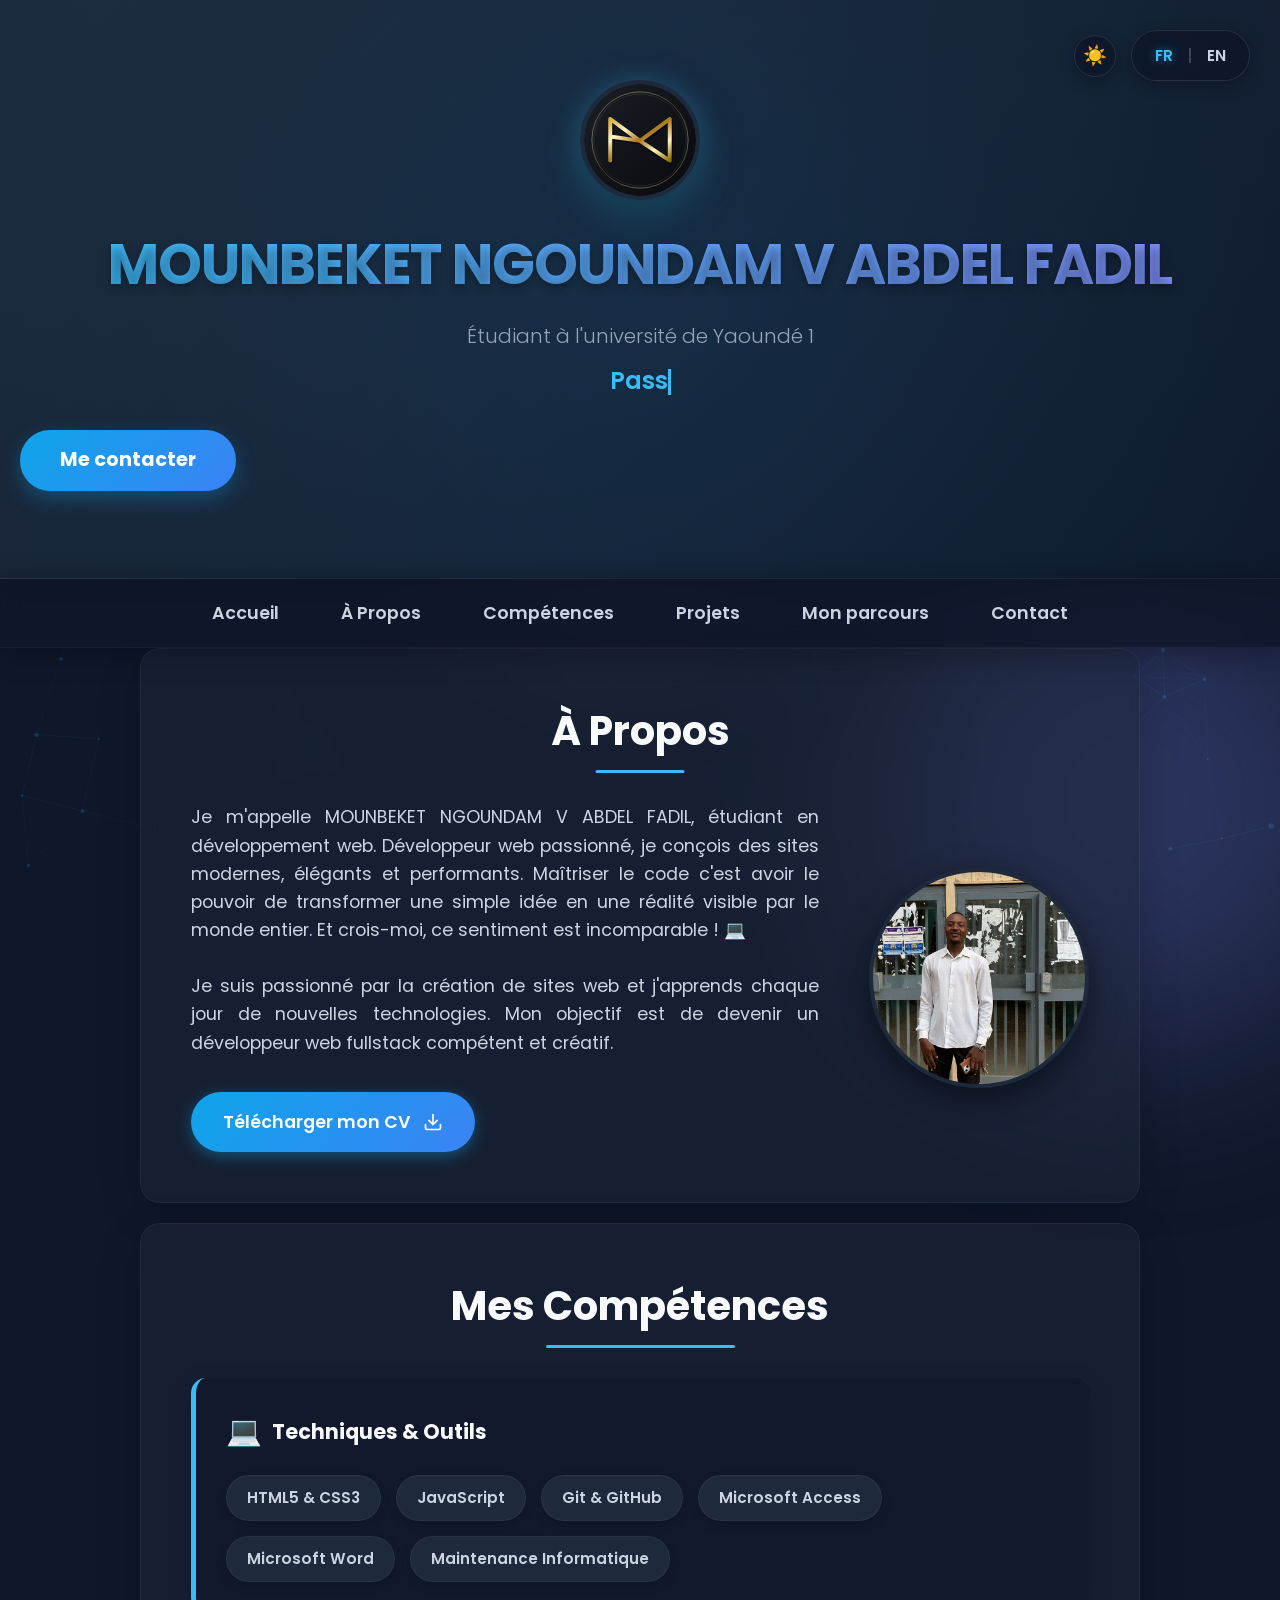
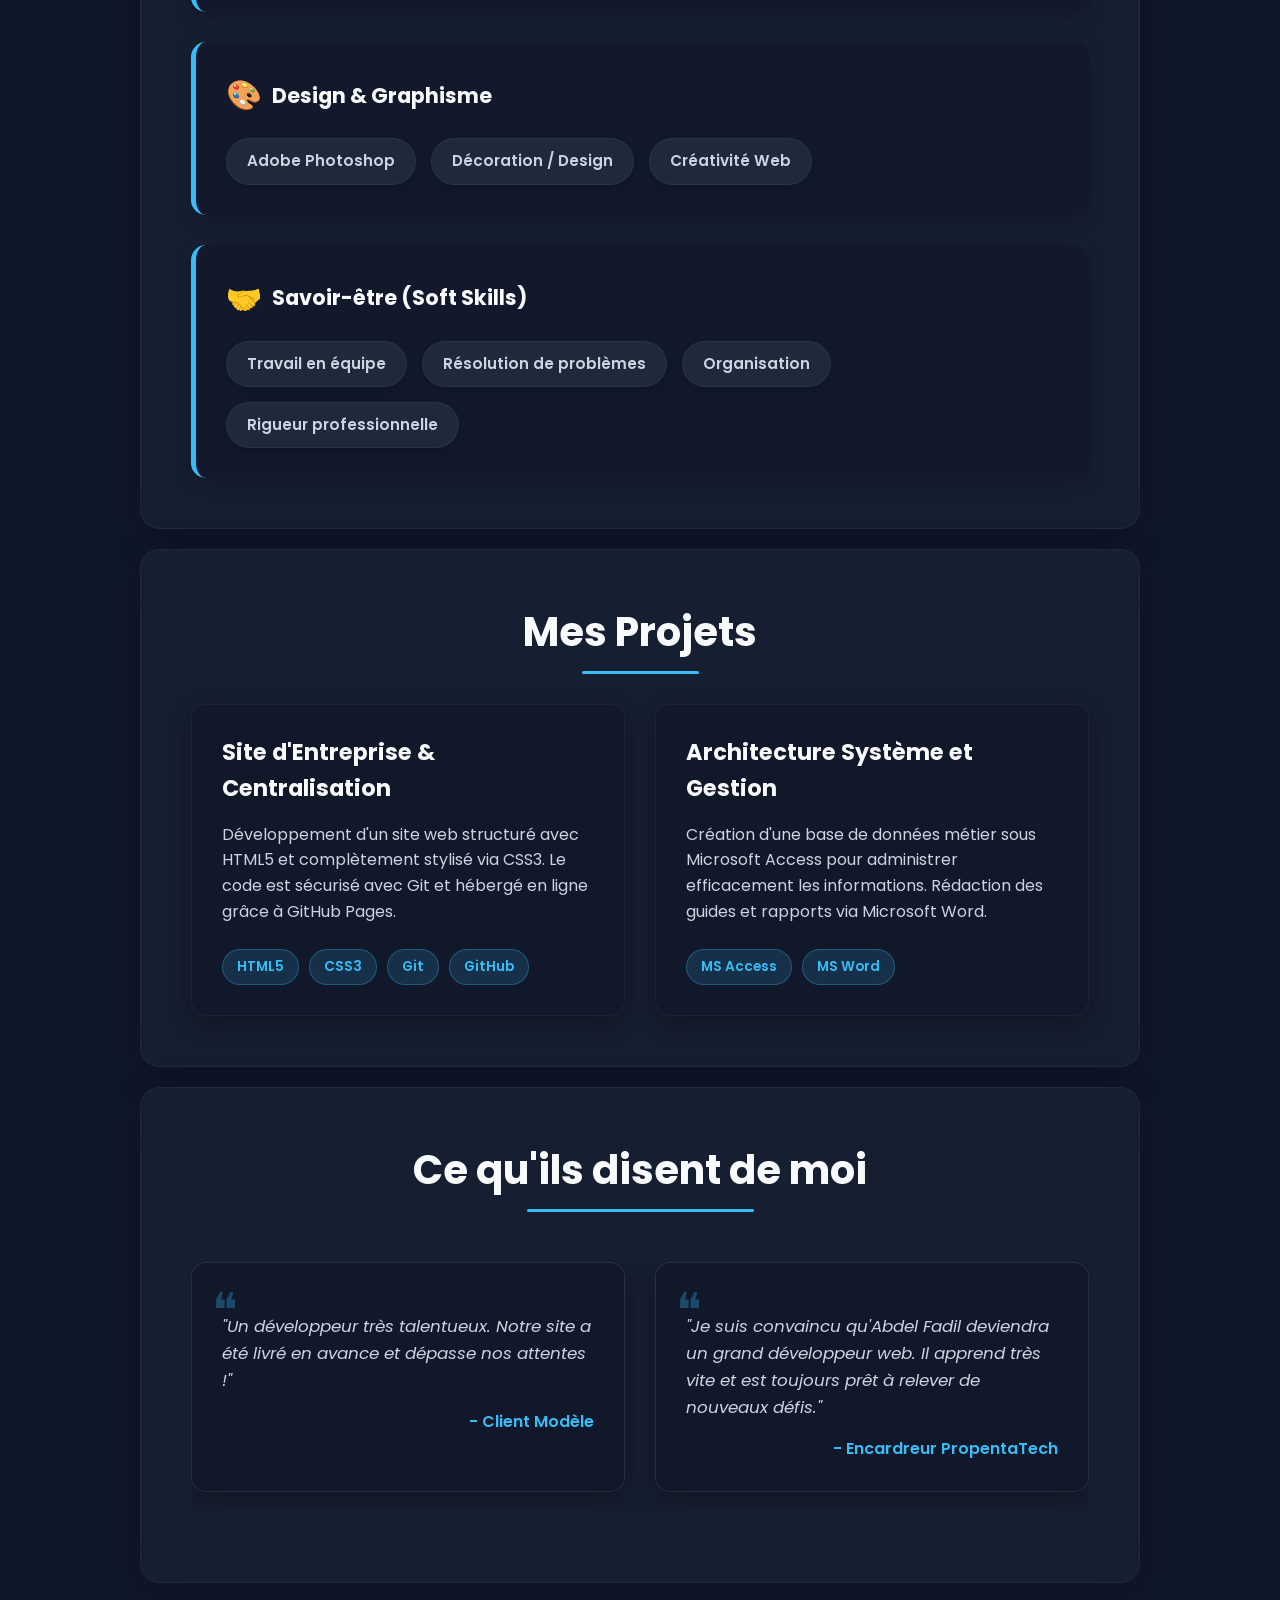
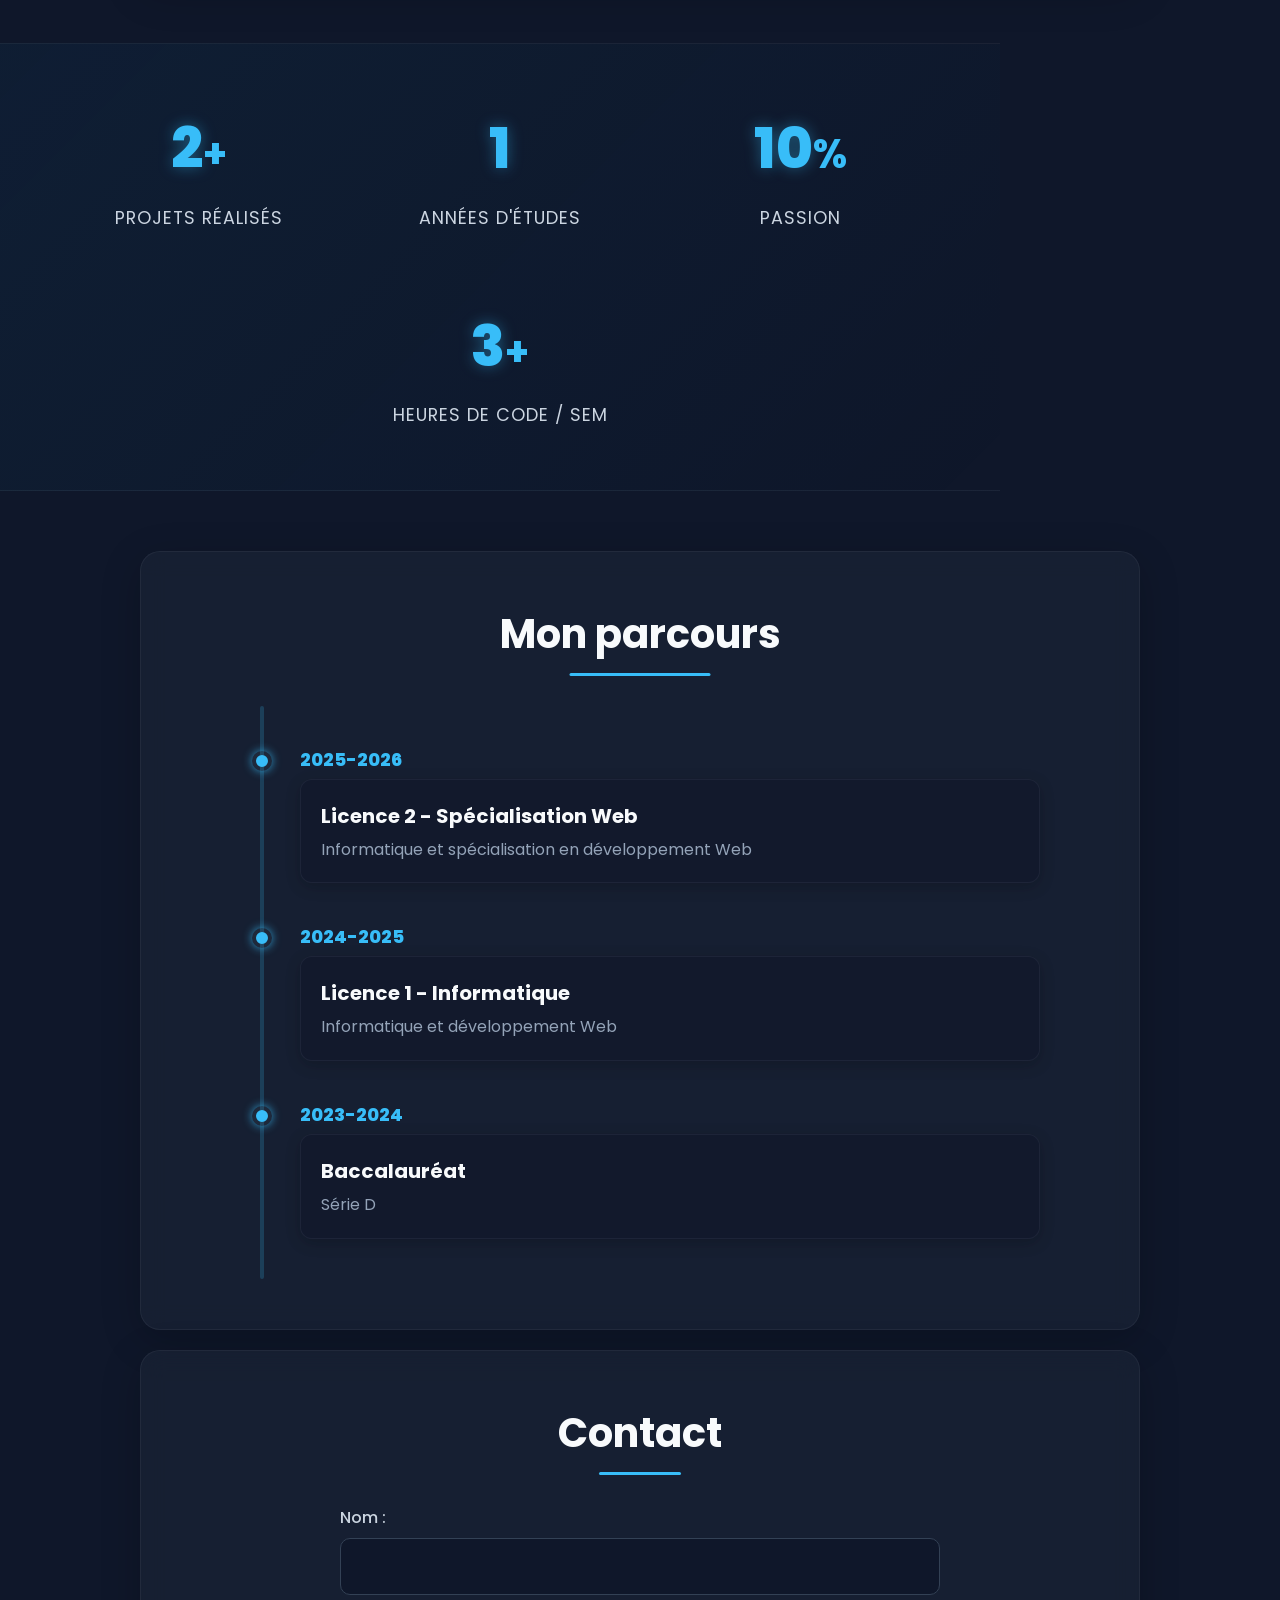
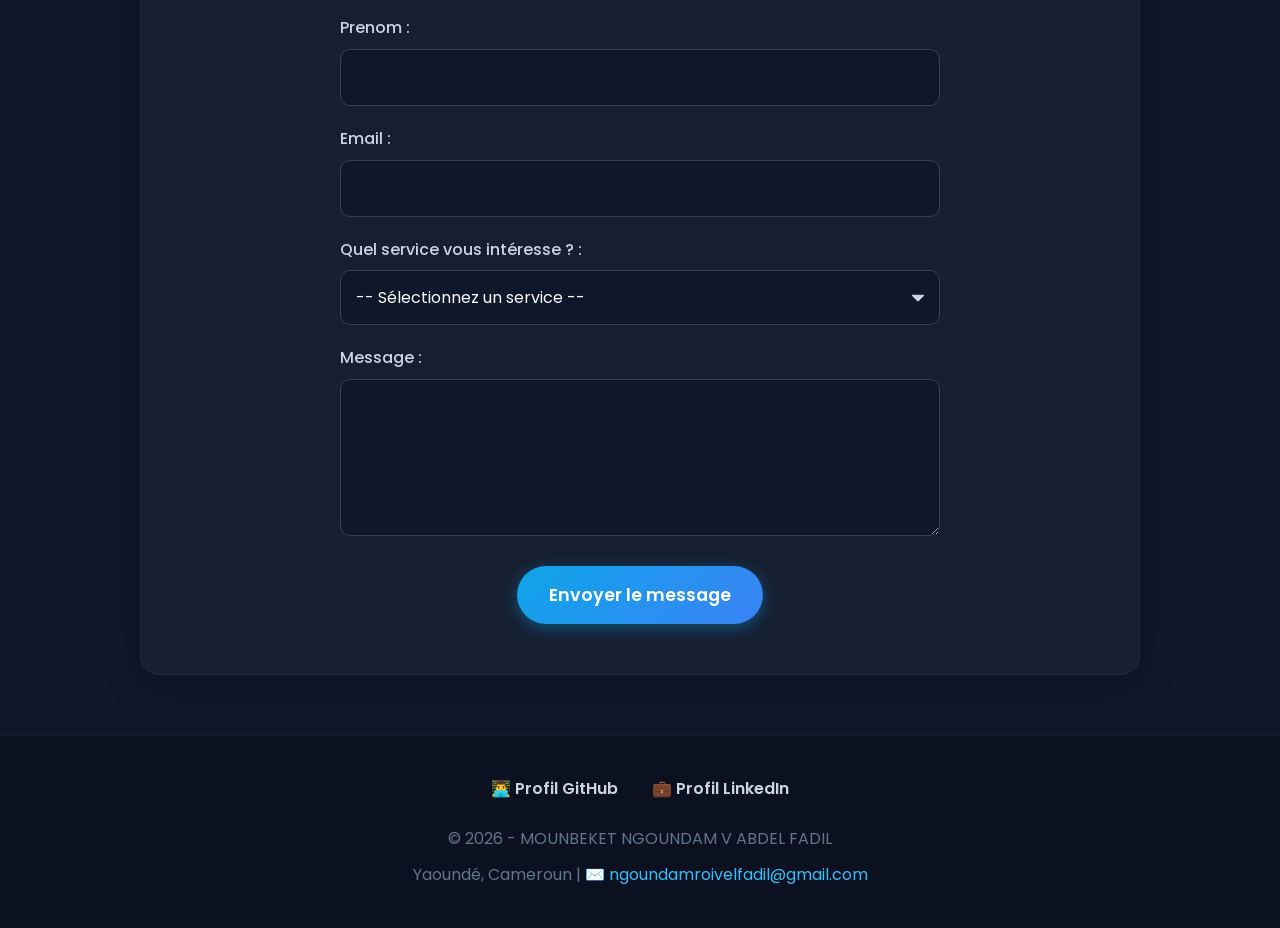
<file: index.html>
<!DOCTYPE html>
<html lang="fr">
    <head>
        <meta charset="UTF-8">
        <meta name="viewport" content="width=device-width, initial-scale=1.0">
        <title>Portfolio</title>
        <!-- Importation d'une police moderne (ajout) -->
        <link rel="preconnect" href="https://fonts.googleapis.com">
        <link rel="preconnect" href="https://fonts.gstatic.com" crossorigin>
        <link href="https://fonts.googleapis.com/css2?family=Poppins:wght@300;400;600;800&display=swap" rel="stylesheet">
        <link rel="icon" type="image/svg+xml" href="logo.svg">
        
        <link rel="stylesheet" href="./css/style.css">
    </head>
    <body>
        <!-- Préchargeur de site (Preloader) -->
        <div id="preloader">
            <div class="loader-content">
                <span class="bracket">{</span>
                <span class="loader-text">MOUNBEKET</span>
                <span class="bracket">}</span>
            </div>
            <div class="loader-progress">
                <div class="loader-bar" id="loader-bar"></div>
            </div>
            <div class="loader-count" id="loader-count">0%</div>
        </div>

        <!-- Effets d'arrière-plan ambiants -->
        <div class="ambient-circle ambient-circle-1"></div>
        <div class="ambient-circle ambient-circle-2"></div>
        <div class="ambient-circle ambient-circle-3"></div>

        <!-- Scroll Progress Bar -->
        <div id="scroll-progress"></div>

        <!-- Interactive Canvas Background -->
        <canvas id="particles-canvas"></canvas>

       

        <!-- Entete de la page -->
        <header id="header-main">
            <!-- Top Actions (Thème + Langue) -->
            <div class="top-actions">
                <button id="theme-toggle" class="theme-btn" title="Activer le mode clair">☀️</button>
                <div class="lang-switcher">
                    <button id="lang-fr" class="active">FR</button>
                    <div class="divider"></div>
                    <button id="lang-en">EN</button>
                </div>
            </div>

            <img src="logo.svg" alt="Logo MOUNBEKET NGOUNDAM V ABDEL FADIL" class="main-logo fade-in">
            <h1>MOUNBEKET NGOUNDAM V ABDEL FADIL</h1>
            <p data-i18n="header-subtitle">Étudiant à l'université de Yaoundé 1</p>
            <p class="typewriter"><span id="typed-text"></span><span class="cursor"></span></p>
            <a href="#contact" class="btn-hero fade-in btn-hero-contact" style="animation-delay: 0.3s;" data-i18n="btn-contact">Me contacter</a>
        </header>

        <!--Menu de navigation-->
        <nav id="navbar">
            <ul class="navigation">
                <li><a href="#accueil" data-i18n="nav-home">Accueil</a></li> 
                <li><a href="#apropos" data-i18n="nav-about">À Propos</a></li>
                <li><a href="#competences" data-i18n="nav-skills">Compétences</a></li>
                <li><a href="#projets" data-i18n="nav-projects">Projets</a></li>
                <li><a href="#parcours" data-i18n="nav-journey">Mon parcours</a></li>
                <li><a href="#contact" data-i18n="nav-contact">Contact</a></li>
            </ul>   
        </nav>

        <main>
            <!--Section À Propos-->
            <section id="apropos" class="card-section fade-in">
                <h2 id="apropos-titre" data-i18n="about-title">À Propos</h2>
                <div class="content-wrapper">
                    <div class="text-content">
                        <p data-i18n="about-text"> Je m'appelle MOUNBEKET NGOUNDAM V ABDEL FADIL, étudiant en développement web. 
                             Développeur web passionné, je conçois des sites modernes, 
                            élégants et performants. Maîtriser le code c'est avoir le 
                            pouvoir de transformer une simple idée en une réalité visible 
                            par le monde entier. Et crois-moi, ce sentiment est 
                            incomparable ! 💻  <br><br>
                            Je suis passionné par la création de sites web et j'apprends chaque jour 
                            de nouvelles technologies. Mon objectif est de devenir un développeur 
                            web fullstack compétent et créatif.
                        </p>
                        <br>
                        <a href="cv_printable.html" class="btn-primary btn-download" id="cv-download-link" title="Ouvrir la version Haute Définition prête à imprimer">
                            <span data-i18n="btn-cv">Télécharger mon CV</span>
                            <svg class="download-icon" xmlns="http://www.w3.org/2000/vgg" width="20" height="20" viewBox="0 0 24 24" fill="none" stroke="currentColor" stroke-width="2" stroke-linecap="round" stroke-linejoin="round">
                                <path d="M21 15v4a2 2 0 0 1-2 2H5a2 2 0 0 1-2-2v-4"></path>
                                <polyline points="7 10 12 15 17 10"></polyline>
                                <line x1="12" y1="15" x2="12" y2="3"></line>
                            </svg>
                        </a>
                        
                    </div>
                    <img src="Screenshot_20260329-002633.png" alt="MOUNBEKET NGOUNDAM V ABDEL FADIL" class="profile-img">
                </div>
            </section>

            <!--Section Compétences-->
            <section id="competences" class="card-section fade-in">
                <h2 data-i18n="skills-title">Mes Compétences</h2>
                <div class="skills-wrapper">
                    <!-- Hard Skills -->
                    <div class="skill-category fade-in">
                        <h3 data-i18n="skills-tech"><span class="emoji">💻</span> Techniques & Outils</h3>
                        <div class="skills-list">
                            <span class="skill-chip">HTML5 & CSS3</span>
                            <span class="skill-chip">JavaScript</span>
                            <span class="skill-chip">Git & GitHub</span>
                            <span class="skill-chip">Microsoft Access</span>
                            <span class="skill-chip">Microsoft Word</span>
                            <span class="skill-chip" data-i18n="skill-maintenance">Maintenance Informatique</span>
                        </div>
                    </div>
                    
                    <!-- Design & Creation -->
                    <div class="skill-category fade-in">
                        <h3 data-i18n="skills-design"><span class="emoji"></span> Design & Graphisme</h3>
                        <div class="skills-list">
                            <span class="skill-chip">Adobe Photoshop</span>
                            <span class="skill-chip" data-i18n="skill-deco">Décoration / Design</span>
                            <span class="skill-chip" data-i18n="skill-crea">Créativité Web</span>
                        </div>
                    </div>

                    <!-- Soft Skills -->
                    <div class="skill-category fade-in">
                        <h3 data-i18n="skills-soft"><span class="emoji"></span> Savoir-être (Soft Skills)</h3>
                        <div class="skills-list">
                            <span class="skill-chip" data-i18n="skill-team">Travail en équipe</span>
                            <span class="skill-chip" data-i18n="skill-problem">Résolution de problèmes</span>
                            <span class="skill-chip" data-i18n="skill-org">Organisation</span>
                            <span class="skill-chip" data-i18n="skill-rigor">Rigueur professionnelle</span>
                        </div>
                    </div>
                </div>
            </section>

            <!--Section Projets-->
            <section id="projets" class="card-section fade-in">
                <h2 data-i18n="projects-title">Mes Projets</h2>
                <div class="projects-grid">
                    <!-- Projet 1 -->
                    <div class="project-card fade-in">
                        <div class="project-content">
                            <h3 data-i18n="proj1-title">Site Vitrine & Git</h3>
                            <p data-i18n="proj1-desc">Développement d'un site web structuré avec HTML5 et stylisé via CSS3. Utilisation de Git pour la gestion des versions du code et de GitHub pour l'hébergement sécurisé.</p>
                            <div class="project-tags">
                                <span>HTML5</span>
                                <span>CSS3</span>
                                <span>Git</span>
                                <span>GitHub</span>
                            </div>
                        </div>
                    </div>
                    <!-- Projet 2 -->
                    <div class="project-card fade-in">
                        <div class="project-content">
                            <h3 data-i18n="proj2-title">Système de Gestion Access</h3>
                            <p data-i18n="proj2-desc">Création d'une base de données relationnelle sous Microsoft Access pour analyser des données, accompagnée d'une documentation technique rédigée sous Microsoft Word.</p>
                            <div class="project-tags">
                                <span>MS Access</span>
                                <span>MS Word</span>
                            </div>
                        </div>
                    </div>
                </div>
            </section>

            <!--Section Avis Clients-->
            <section id="avis" class="card-section fade-in">
                <h2 data-i18n="testimonials-title">Ce qu'ils disent de moi</h2>
                <div class="carousel-container">
                    <div class="carousel-track">
                        <div class="testimonial-card">
                            <span class="quote-icon">❝</span>
                            <p data-i18n="test-1-text">"Un développeur très talentueux. Notre site a été livré en avance et dépasse nos attentes !"</p>
                            <h4 data-i18n="test-1-author">- Camarade</h4>
                        </div>
                        <div class="testimonial-card">
                            <span class="quote-icon">❝</span>
                            <p data-i18n="test-2-text">"Je suis convaincu qu'Abdel Fadil deviendra un grand développeur web.
                       Il apprend très vite et est toujours prêt à relever de nouveaux défis."</p>
                            <h4 data-i18n="test-2-author">- Encardreur PropentaTech</h4>
                        </div>
                        <div class="testimonial-card">
                            <span class="quote-icon">❝</span>
                            <p data-i18n="test-3-text">"Excellent sens du design et une maîtrise technique impeccable. Je recommande fortement !"</p>
                            <h4 data-i18n="test-3-author">- Designer UI/UX</h4>
                        </div>
                    </div>
                </div>
            </section>

            <!-- Section Statistiques -->
            <section class="stats-section fade-in">
                <div class="stat-container">
                    <div class="stat-box">
                        <span class="stat-number" data-target="15">0</span><span class="stat-plus">+</span>
                        <p data-i18n="stat-projects">Projets Réalisés</p>
                    </div>
                    <div class="stat-box">
                        <span class="stat-number" data-target="2">0</span>
                        <p data-i18n="stat-years">Années d'Études</p>
                    </div>
                    <div class="stat-box">
                        <span class="stat-number" data-target="100">0</span><span class="stat-plus">%</span>
                        <p data-i18n="stat-passion">Passion</p>
                    </div>
                    <div class="stat-box">
                        <span class="stat-number" data-target="30">0</span><span class="stat-plus">+</span>
                        <p data-i18n="stat-hours">Heures de code / sem</p>
                    </div>
                </div>
            </section>

            <!--Section Parcours-->
            <section id="parcours" class="card-section fade-in">
                <h2 data-i18n="journey-title">Mon parcours</h2>
                <div class="timeline">
                    <div class="timeline-item fade-in">
                        <div class="timeline-dot"></div>
                        <div class="timeline-date">2025-2026</div>
                        <div class="timeline-content">
                            <h3 data-i18n="journey-l2">Licence 2 - Spécialisation Web</h3>
                            <p data-i18n="journey-l2-desc">Informatique et spécialisation en développement Web</p>
                        </div>
                    </div>
                    <div class="timeline-item fade-in">
                        <div class="timeline-dot"></div>
                        <div class="timeline-date">2024-2025</div>
                        <div class="timeline-content">
                            <h3 data-i18n="journey-l1">Licence 1 - Informatique</h3>
                            <p data-i18n="journey-l1-desc">Informatique et développement Web</p>
                        </div>
                    </div>
                    <div class="timeline-item fade-in">
                        <div class="timeline-dot"></div>
                        <div class="timeline-date">2023-2024</div>
                        <div class="timeline-content">
                            <h3 data-i18n="journey-bac">Baccalauréat</h3>
                            <p data-i18n="journey-bac-desc">scientifique</p>
                        </div>
                    </div>
                    
                </div>
            </section>

            <!--Section Contact-->
            <section id="contact" class="card-section fade-in">
                <h2 data-i18n="contact-title">Contact</h2>
                <form action="https://api.web3forms.com/submit" method="POST" id="contact-form" class="styled-form">
                    <!-- Clé d'accès Web3Forms -->
                    <input type="hidden" name="access_key" value="fbe6c4e7-ebdf-49c6-a501-6a2aa13b1e60">
                    <!-- Sujet de l'email -->
                    <input type="hidden" name="_subject" value="Nouveau message de votre Portfolio">
                    <!-- Optionnel : Redirection personnalisée en cas de problème (sinon AJAX gère) -->
                    <input type="hidden" name="from_name" value="Votre Portfolio">
                    <div class="form-group">
                        <label for="nom" data-i18n="lbl-nom">Nom :</label>
                        <input type="text" id="nom" name="nom" required>
                    </div>
                    <div class="form-group">
                        <label for="prenom" data-i18n="lbl-prenom">Prenom :</label>
                        <input type="text" id="prenom" name="prenom" required>
                    </div>
                    <div class="form-group">
                        <label for="email" data-i18n="lbl-email">Email :</label>
                        <input type="email" id="email" name="email" required>
                    </div>
                    <div class="form-group">
                        <label for="service" data-i18n="lbl-service">Quel service vous intéresse ? :</label>
                        <select id="service" name="service" required>
                            <option value="" data-i18n="opt-default">-- Sélectionnez un service --</option>
                            <option value="creation_site" data-i18n="opt-1">Création de site web</option>
                            <option value="refonte" data-i18n="opt-2">Refonte de site web</option>
                            <option value="maintenance" data-i18n="opt-3">Maintenance et hébergement</option>
                            <option value="autre" data-i18n="opt-4">Autre demande</option>
                        </select>
                    </div>
                    <div class="form-group">
                        <label for="message" data-i18n="lbl-msg">Message :</label>
                        <textarea id="message" name="message" rows="5" required></textarea>
                    </div>

                    <button type="submit" id="submit-btn" data-i18n="btn-send">Envoyer le message</button>
                </form>
            </section>
        </main>
    
        <!--Pied de la page ramené dans le body pour corriger le code-->
        <footer>
            <div class="social-links">
                <a href="#github" target="_blank" class="footer-link" data-i18n="ft-github">👨‍💻 Profil GitHub</a>
                <a href="#linkedin" target="_blank" class="footer-link" data-i18n="ft-linkedin">💼 Profil LinkedIn</a>
            </div>
            <p>&copy; 2026 - MOUNBEKET NGOUNDAM V ABDEL FADIL</p>
            <p class="footer-address"> Yaoundé, Cameroun | ✉️ <a href="mailto:ngoundamroivelfadil@gmail.com" class="footer-mail">ngoundamroivelfadil@gmail.com</a></p>
        </footer>

        <!-- Bouton de retour en haut (Circulaire Progressif) -->
        <div id="back-to-top-container" title="Retour en haut">
            <svg class="progress-circle svg-content" width="100%" height="100%" viewBox="-1 -1 102 102">
                <path d="M50,1 a49,49 0 0,1 0,98 a49,49 0 0,1 0,-98" />
            </svg>
            <span class="arrow">&#8679;</span>
        </div>

        <!-- Ajout du script javascript -->
        <script src="js/script.js?v=1.1"></script>
    </body>
</html>
</file>
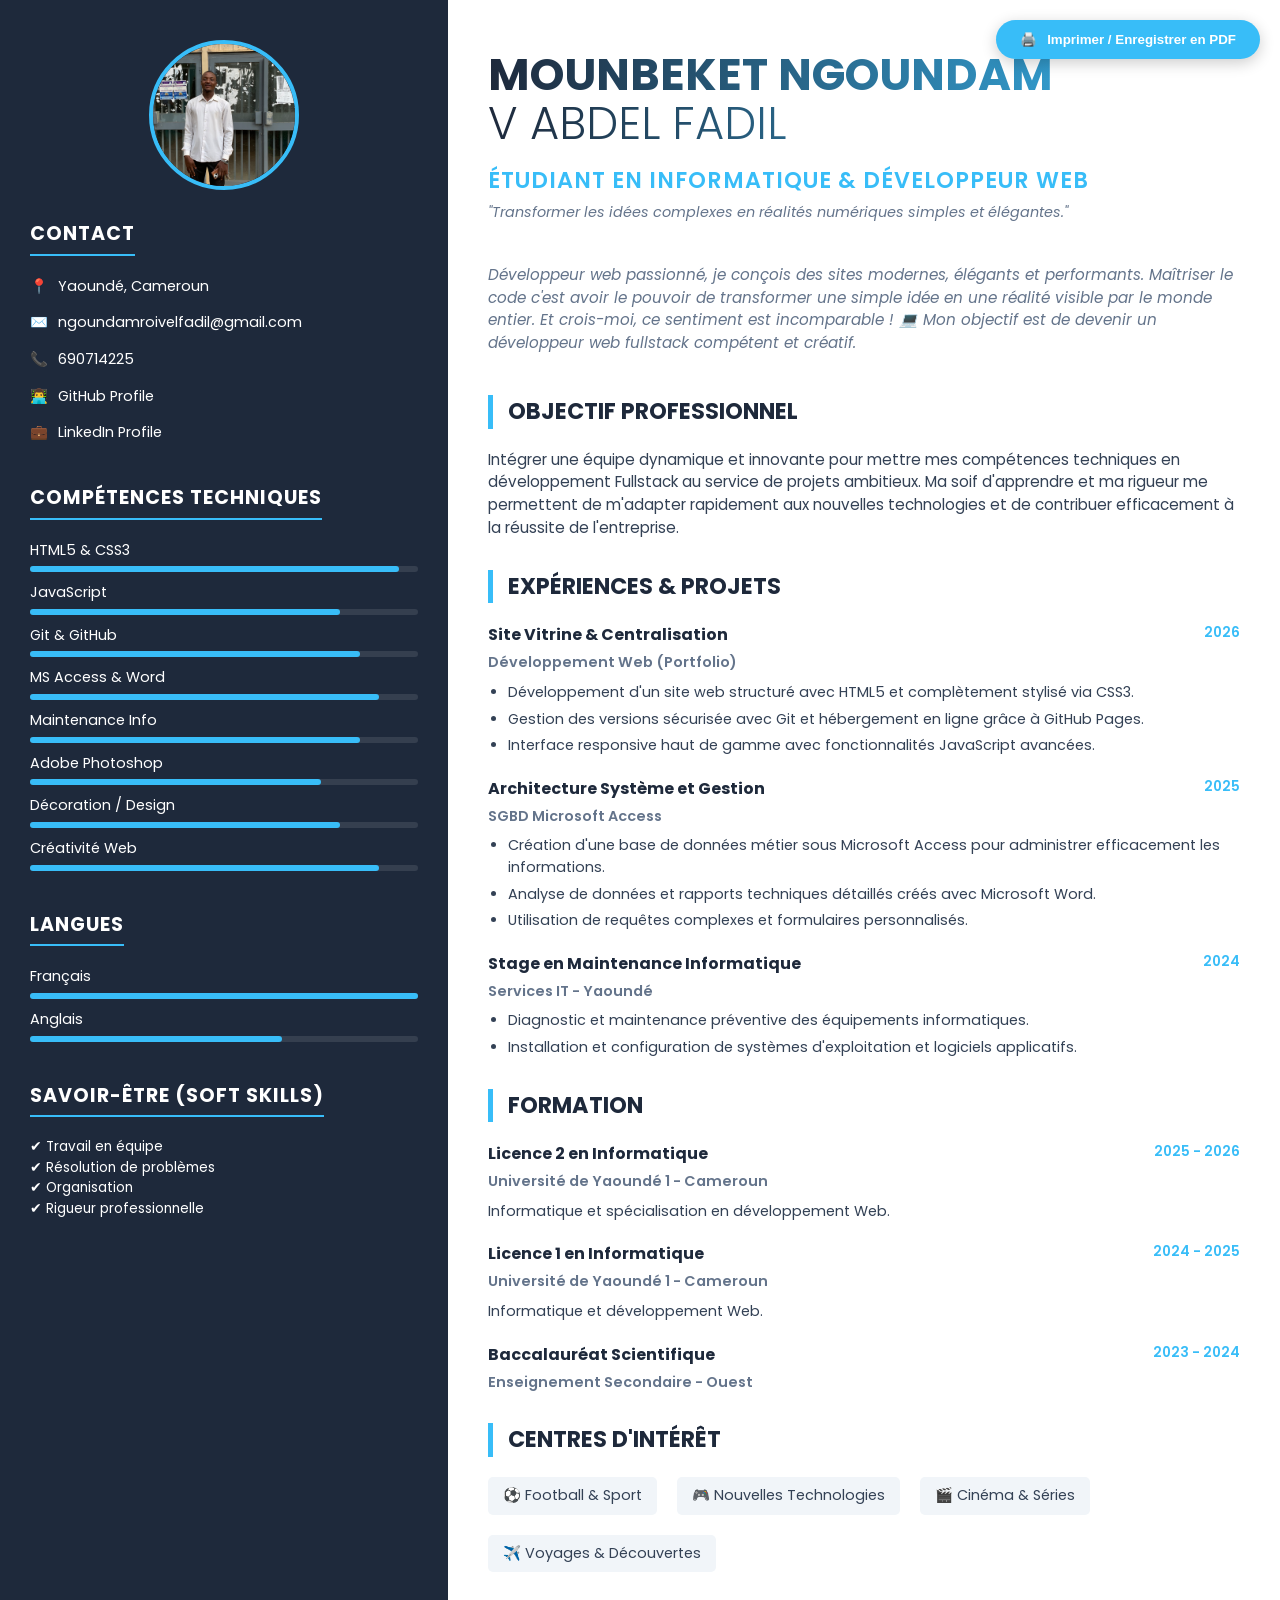
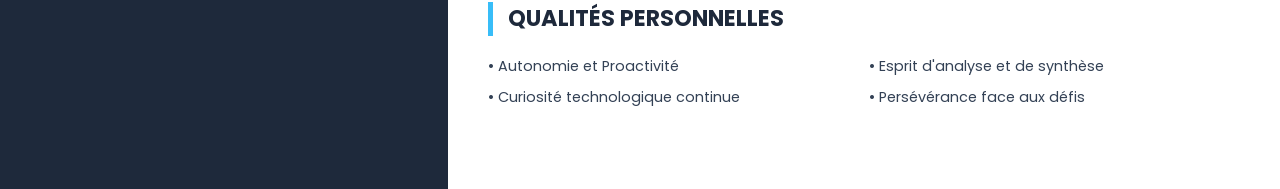
<file: cv_printable.html>
<!DOCTYPE html>
<html lang="fr">
<head>
    <meta charset="UTF-8">
    <meta name="viewport" content="width=device-width, initial-scale=1.0">
    <title>CV - MOUNBEKET NGOUNDAM V ABDEL FADIL</title>
    <link href="https://fonts.googleapis.com/css2?family=Poppins:wght@300;400;600;700&display=swap" rel="stylesheet">
    <style>
        :root {
            --primary: #1e293b;
            --accent: #38bdf8;
            --text: #334155;
            --light-text: #64748b;
            --bg: #ffffff;
        }

        @page {
            size: A4;
            margin: 0;
        }

        * {
            box-sizing: border-box;
            margin: 0;
            padding: 0;
        }

        body {
            font-family: 'Poppins', sans-serif;
            color: var(--text);
            line-height: 1.5;
            background: var(--bg);
            -webkit-print-color-adjust: exact;
            print-color-adjust: exact;
        }

        .container {
            display: flex;
            min-height: 297mm;
        }

        /* Sidebar */
        .sidebar {
            width: 35%;
            background: var(--primary);
            color: white;
            padding: 40px 30px;
        }

        .profile-img {
            width: 150px;
            height: 150px;
            border-radius: 50%;
            border: 4px solid var(--accent);
            margin-bottom: 30px;
            object-fit: cover;
            display: block;
            margin-left: auto;
            margin-right: auto;
        }

        .sidebar h2 {
            font-size: 1.2rem;
            text-transform: uppercase;
            letter-spacing: 1px;
            margin-bottom: 20px;
            border-bottom: 2px solid var(--accent);
            padding-bottom: 5px;
            display: inline-block;
        }

        .contact-info {
            margin-bottom: 40px;
        }

        .contact-item {
            display: flex;
            align-items: center;
            margin-bottom: 15px;
            font-size: 0.9rem;
        }

        .contact-item span {
            margin-right: 10px;
            color: var(--accent);
        }

        .skills-section, .languages-section {
            margin-bottom: 40px;
        }

        .skill-list, .lang-list {
            list-style: none;
        }

        .skill-item, .lang-item {
            margin-bottom: 10px;
            font-size: 0.9rem;
        }

        .skill-bar {
            height: 6px;
            background: rgba(255,255,255,0.1);
            border-radius: 3px;
            margin-top: 5px;
        }

        .skill-progress {
            height: 100%;
            background: var(--accent);
            border-radius: 3px;
        }

        /* Main Content */
        .main-content {
            width: 65%;
            padding: 50px 40px;
        }

        header {
            margin-bottom: 40px;
        }

        header h1 {
            font-size: 2.8rem;
            color: var(--primary);
            line-height: 1.1;
            margin-bottom: 15px;
            background: linear-gradient(to right, #1e293b, #38bdf8);
            -webkit-background-clip: text;
            background-clip: text;
            -webkit-text-fill-color: transparent;
        }

        header .title {
            font-size: 1.4rem;
            color: var(--accent);
            font-weight: 600;
            letter-spacing: 1px;
            text-transform: uppercase;
        }

        .summary {
            margin-bottom: 40px;
            font-size: 0.95rem;
            color: var(--light-text);
            font-style: italic;
        }

        section {
            margin-bottom: 30px;
        }

        section h2 {
            font-size: 1.4rem;
            color: var(--primary);
            border-left: 5px solid var(--accent);
            padding-left: 15px;
            margin-bottom: 20px;
            text-transform: uppercase;
        }

        .experience-item, .education-item {
            margin-bottom: 20px;
        }

        .item-header {
            display: flex;
            justify-content: space-between;
            margin-bottom: 5px;
        }

        .item-title {
            font-weight: 700;
            color: var(--primary);
        }

        .item-date {
            font-size: 0.85rem;
            color: var(--accent);
            font-weight: 600;
        }

        .item-subtitle {
            font-size: 0.9rem;
            color: var(--light-text);
            font-weight: 600;
            margin-bottom: 8px;
        }

        .item-description {
            font-size: 0.9rem;
            color: var(--text);
            list-style: disc;
            margin-left: 20px;
        }

        .item-description li {
            margin-bottom: 5px;
        }

        /* Print Button - Hidden on Print */
        .no-print-btn {
            position: fixed;
            top: 20px;
            right: 20px;
            background: var(--accent);
            color: white;
            padding: 12px 24px;
            border-radius: 30px;
            text-decoration: none;
            font-weight: 700;
            box-shadow: 0 4px 15px rgba(0,0,0,0.2);
            border: none;
            cursor: pointer;
            z-index: 1000;
            display: flex;
            align-items: center;
            gap: 10px;
            transition: transform 0.2s;
        }

        .no-print-btn:hover {
            transform: scale(1.05);
            background: #0284c7;
        }

        @media print {
            .no-print-btn {
                display: none;
            }
            body {
                background: white;
            }
            .container {
                box-shadow: none;
            }
        }

    </style>
</head>
<body>
    <button class="no-print-btn" onclick="window.print()">
        <span>🖨️</span> Imprimer / Enregistrer en PDF
    </button>
    <div class="container">
        <!-- Sidebar -->
        <div class="sidebar">
            <img src="Screenshot_20260329-002633.png" alt="Profil" class="profile-img">
            
            <div class="contact-info">
                <h2>Contact</h2>
                <div class="contact-item"><span>📍</span> Yaoundé, Cameroun</div>
                <div class="contact-item"><span>✉️</span> ngoundamroivelfadil@gmail.com</div>
                <div class="contact-item"><span>📞</span> 690714225</div>
                <div class="contact-item"><span>👨‍💻</span> GitHub Profile</div>
                <div class="contact-item"><span>💼</span> LinkedIn Profile</div>
            </div>

            <div class="skills-section">
                <h2>Compétences Techniques</h2>
                <ul class="skill-list">
                    <li class="skill-item">
                        HTML5 & CSS3
                        <div class="skill-bar"><div class="skill-progress" style="width: 95%;"></div></div>
                    </li>
                    <li class="skill-item">
                        JavaScript
                        <div class="skill-bar"><div class="skill-progress" style="width: 80%;"></div></div>
                    </li>
                    <li class="skill-item">
                        Git & GitHub
                        <div class="skill-bar"><div class="skill-progress" style="width: 85%;"></div></div>
                    </li>
                    <li class="skill-item">
                        MS Access & Word
                        <div class="skill-bar"><div class="skill-progress" style="width: 90%;"></div></div>
                    </li>
                    <li class="skill-item">
                        Maintenance Info
                        <div class="skill-bar"><div class="skill-progress" style="width: 85%;"></div></div>
                    </li>
                    <li class="skill-item">
                        Adobe Photoshop
                        <div class="skill-bar"><div class="skill-progress" style="width: 75%;"></div></div>
                    </li>
                    <li class="skill-item">
                        Décoration / Design
                        <div class="skill-bar"><div class="skill-progress" style="width: 80%;"></div></div>
                    </li>
                    <li class="skill-item">
                        Créativité Web
                        <div class="skill-bar"><div class="skill-progress" style="width: 90%;"></div></div>
                    </li>
                </ul>
            </div>

            <div class="languages-section">
                <h2>Langues</h2>
                <ul class="lang-list">
                    <li class="lang-item">
                        Français
                        <div class="skill-bar"><div class="skill-progress" style="width: 100%;"></div></div>
                    </li>
                    <li class="lang-item">
                        Anglais
                        <div class="skill-bar"><div class="skill-progress" style="width: 65%;"></div></div>
                    </li>
                </ul>
            </div>
            
            <div class="skills-section">
                <h2>Savoir-être (Soft Skills)</h2>
                <ul class="skill-list" style="font-size: 0.85rem;">
                    <li>✔ Travail en équipe</li>
                    <li>✔ Résolution de problèmes</li>
                    <li>✔ Organisation</li>
                    <li>✔ Rigueur professionnelle</li>
                </ul>
            </div>
        </div>

        <!-- Main Content -->
        <div class="main-content">
            <header>
                <h1>MOUNBEKET NGOUNDAM <br><span style="color: var(--light-text); font-weight: 300;">V ABDEL FADIL</span></h1>
                <div class="title">Étudiant en Informatique & Développeur Web</div>
                <p style="color: var(--light-text); font-size: 0.9rem; margin-top: 5px; font-style: italic;">"Transformer les idées complexes en réalités numériques simples et élégantes."</p>
            </header>

            <div class="summary">
                Développeur web passionné, je conçois des sites modernes, élégants et performants. 
                Maîtriser le code c'est avoir le pouvoir de transformer une simple idée en une réalité 
                visible par le monde entier. Et crois-moi, ce sentiment est incomparable ! 💻 
                Mon objectif est de devenir un développeur web fullstack compétent et créatif.
            </div>

            <section>
                <h2>Objectif Professionnel</h2>
                <p style="font-size: 0.95rem; color: var(--text);">
                    Intégrer une équipe dynamique et innovante pour mettre mes compétences techniques 
                    en développement Fullstack au service de projets ambitieux. Ma soif d'apprendre 
                    et ma rigueur me permettent de m'adapter rapidement aux nouvelles technologies 
                    et de contribuer efficacement à la réussite de l'entreprise.
                </p>
            </section>

            <section>
                <h2>Expériences & Projets</h2>
                
                <div class="experience-item">
                    <div class="item-header">
                        <span class="item-title">Site Vitrine & Centralisation</span>
                        <span class="item-date">2026</span>
                    </div>
                    <div class="item-subtitle">Développement Web (Portfolio)</div>
                    <ul class="item-description">
                        <li>Développement d'un site web structuré avec HTML5 et complètement stylisé via CSS3.</li>
                        <li>Gestion des versions sécurisée avec Git et hébergement en ligne grâce à GitHub Pages.</li>
                        <li>Interface responsive haut de gamme avec fonctionnalités JavaScript avancées.</li>
                    </ul>
                </div>

                <div class="experience-item">
                    <div class="item-header">
                        <span class="item-title">Architecture Système et Gestion</span>
                        <span class="item-date">2025</span>
                    </div>
                    <div class="item-subtitle">SGBD Microsoft Access</div>
                    <ul class="item-description">
                        <li>Création d'une base de données métier sous Microsoft Access pour administrer efficacement les informations.</li>
                        <li>Analyse de données et rapports techniques détaillés créés avec Microsoft Word.</li>
                        <li>Utilisation de requêtes complexes et formulaires personnalisés.</li>
                    </ul>
                </div>

                <div class="experience-item">
                    <div class="item-header">
                        <span class="item-title">Stage en Maintenance Informatique</span>
                        <span class="item-date">2024</span>
                    </div>
                    <div class="item-subtitle">Services IT - Yaoundé</div>
                    <ul class="item-description">
                        <li>Diagnostic et maintenance préventive des équipements informatiques.</li>
                        <li>Installation et configuration de systèmes d'exploitation et logiciels applicatifs.</li>
                    </ul>
                </div>
            </section>

            <section>
                <h2>Formation</h2>
                
                <div class="education-item">
                    <div class="item-header">
                        <span class="item-title">Licence 2 en Informatique</span>
                        <span class="item-date">2025 - 2026</span>
                    </div>
                    <div class="item-subtitle">Université de Yaoundé 1 - Cameroun</div>
                    <p style="font-size: 0.9rem;">Informatique et spécialisation en développement Web.</p>
                </div>

                <div class="education-item">
                    <div class="item-header">
                        <span class="item-title">Licence 1 en Informatique</span>
                        <span class="item-date">2024 - 2025</span>
                    </div>
                    <div class="item-subtitle">Université de Yaoundé 1 - Cameroun</div>
                    <p style="font-size: 0.9rem;">Informatique et développement Web.</p>
                </div>

                <div class="education-item">
                    <div class="item-header">
                        <span class="item-title">Baccalauréat Scientifique</span>
                        <span class="item-date">2023 - 2024</span>
                    </div>
                    <div class="item-subtitle">Enseignement Secondaire - Ouest</div>
                </div>
            </section>

            <section>
                <h2>Centres d'intérêt</h2>
                <div style="display: flex; gap: 20px; flex-wrap: wrap; font-size: 0.9rem;">
                    <div style="background: #f1f5f9; padding: 8px 15px; border-radius: 5px;">⚽ Football & Sport</div>
                    <div style="background: #f1f5f9; padding: 8px 15px; border-radius: 5px;">🎮 Nouvelles Technologies</div>
                    <div style="background: #f1f5f9; padding: 8px 15px; border-radius: 5px;">🎬 Cinéma & Séries</div>
                    <div style="background: #f1f5f9; padding: 8px 15px; border-radius: 5px;">✈️ Voyages & Découvertes</div>
                </div>
            </section>

            <section>
                <h2>Qualités Personnelles</h2>
                <div style="display: grid; grid-template-columns: 1fr 1fr; gap: 10px; font-size: 0.9rem;">
                    <div>• Autonomie et Proactivité</div>
                    <div>• Esprit d'analyse et de synthèse</div>
                    <div>• Curiosité technologique continue</div>
                    <div>• Persévérance face aux défis</div>
                </div>
            </section>
        </div>
    </div>
</body>
</html>
</file>
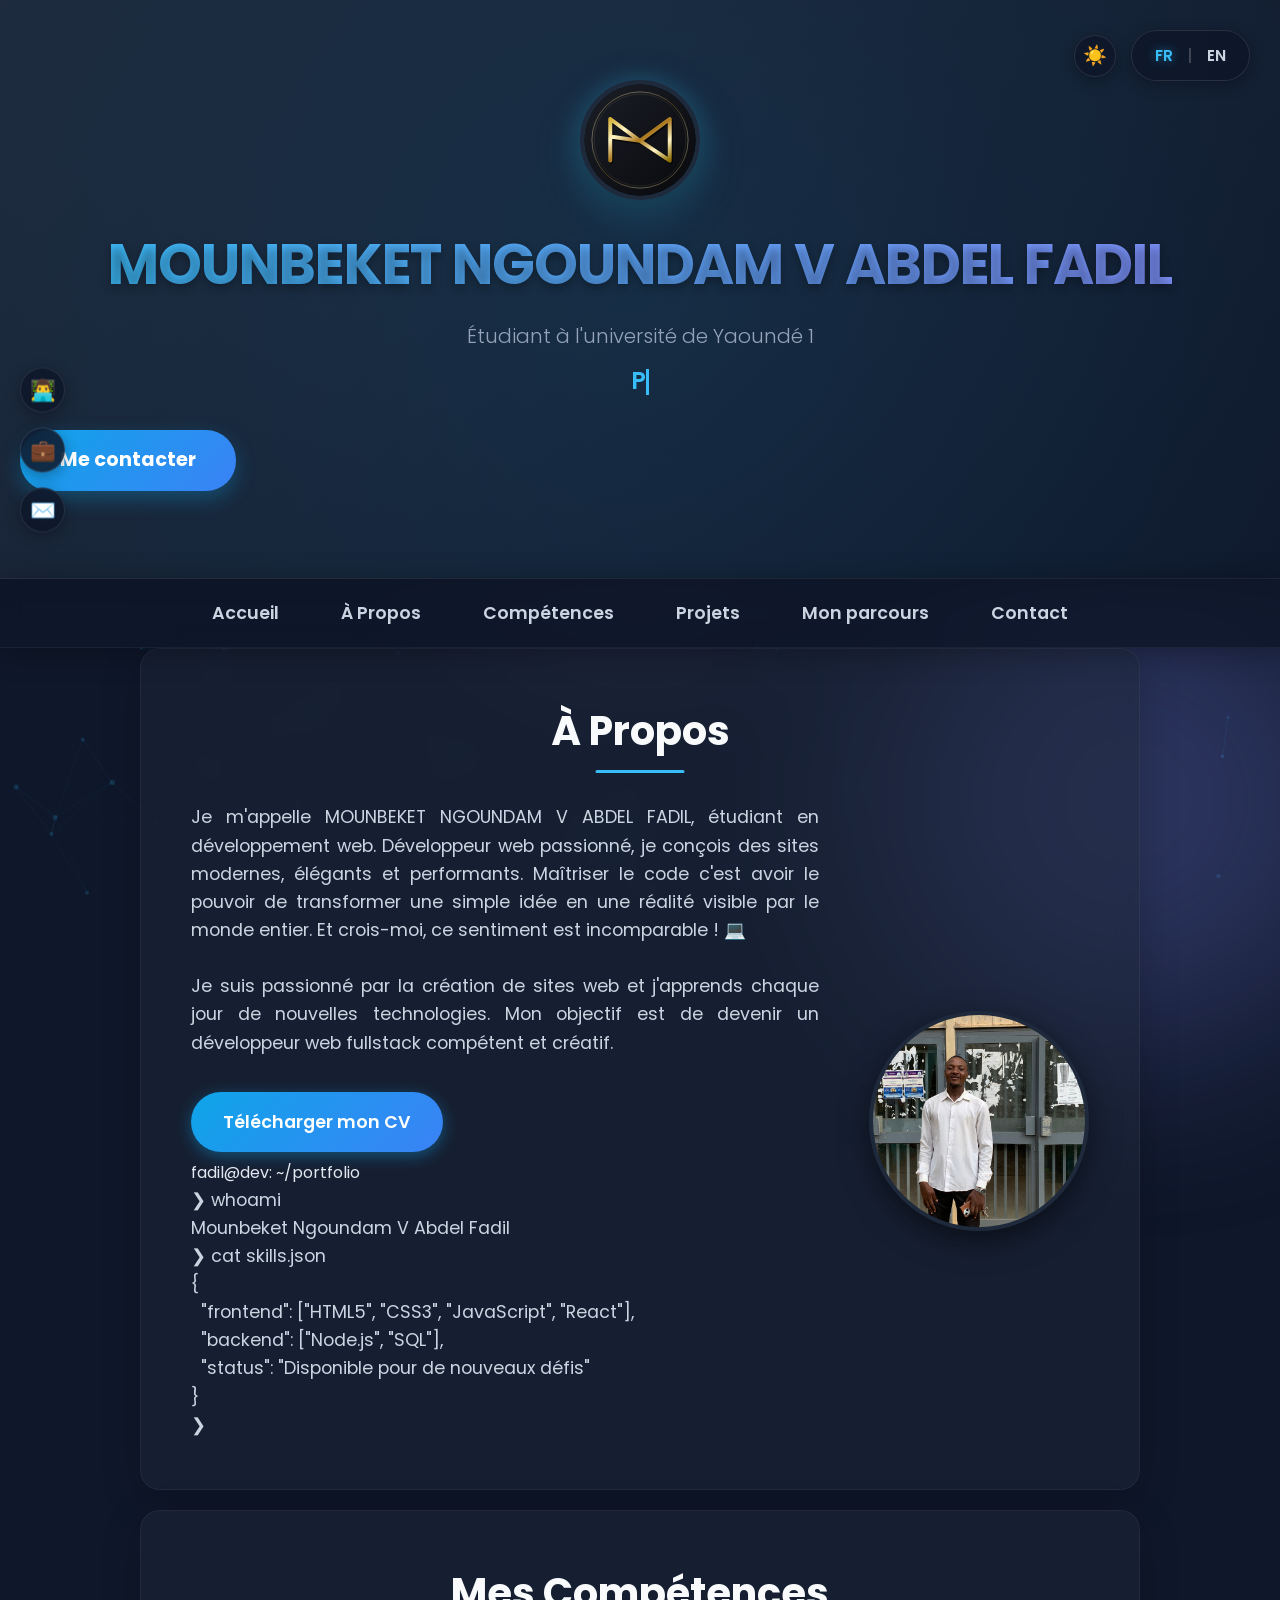
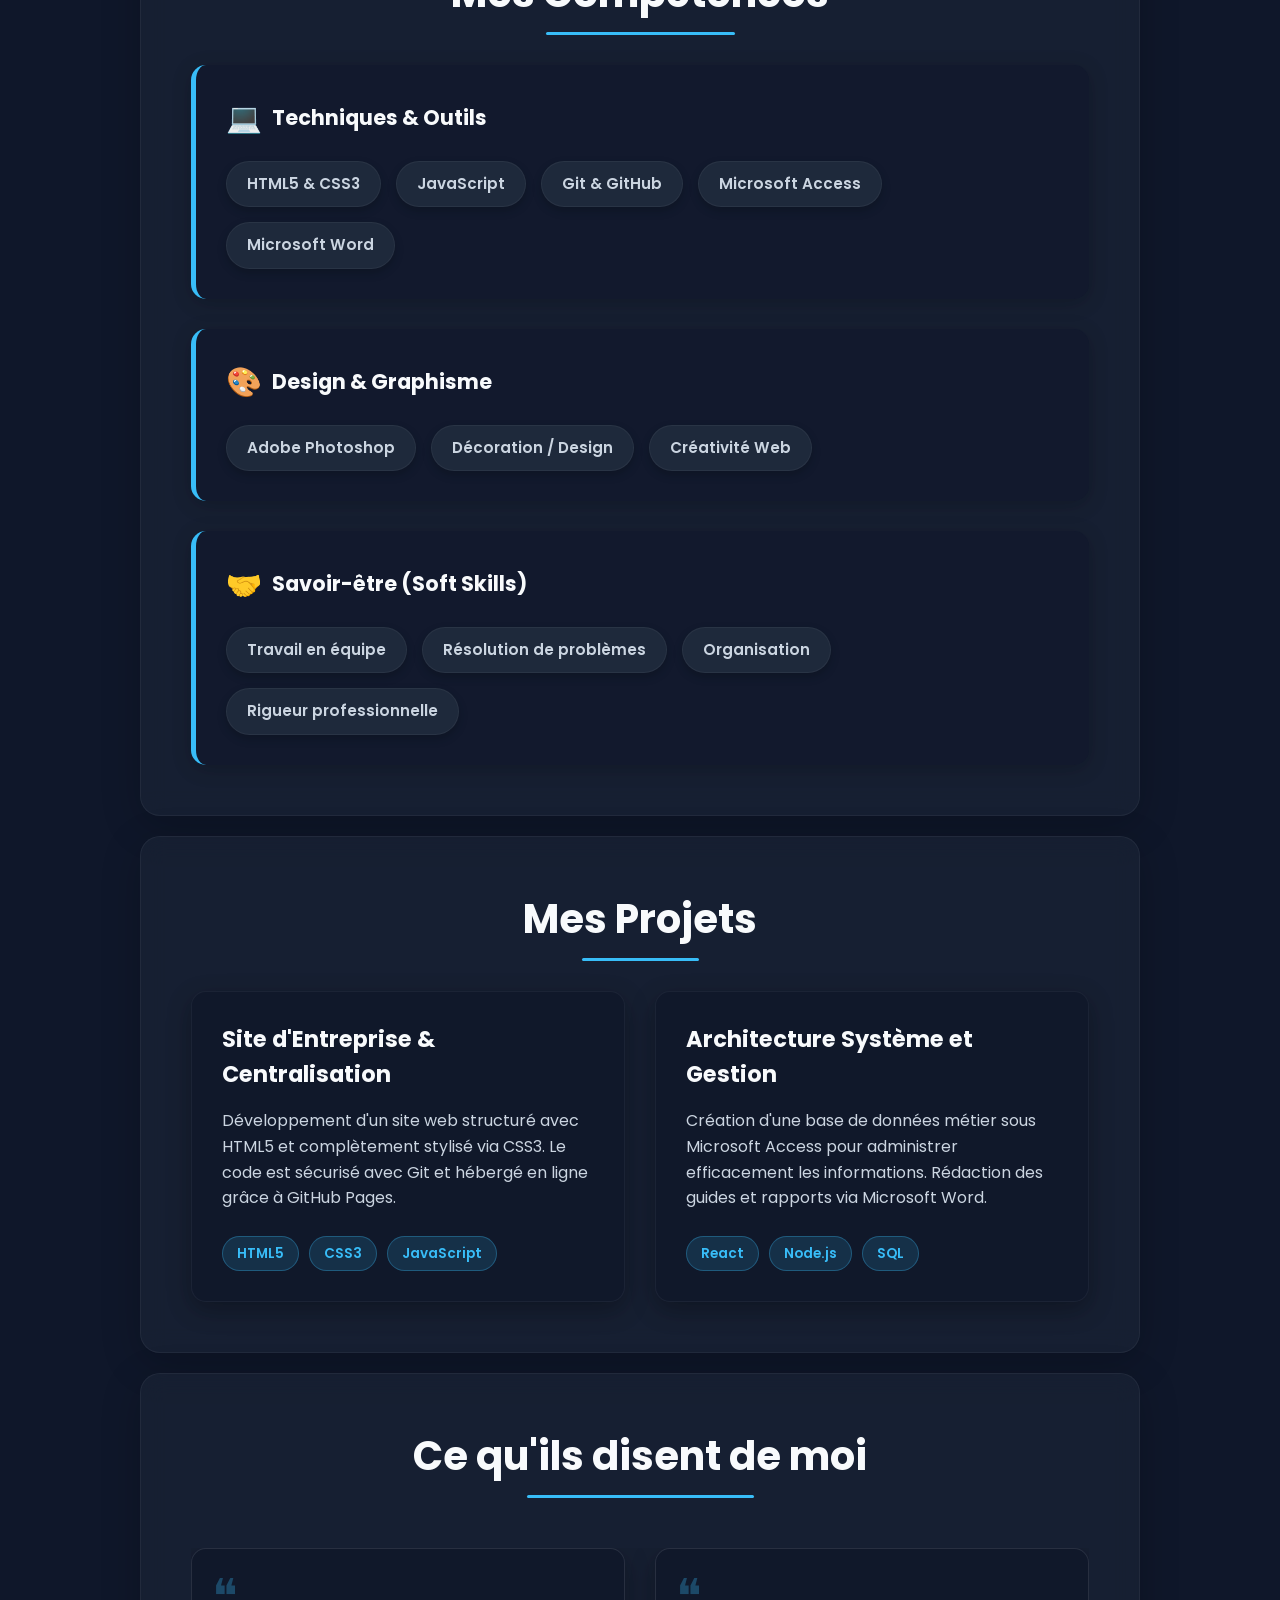
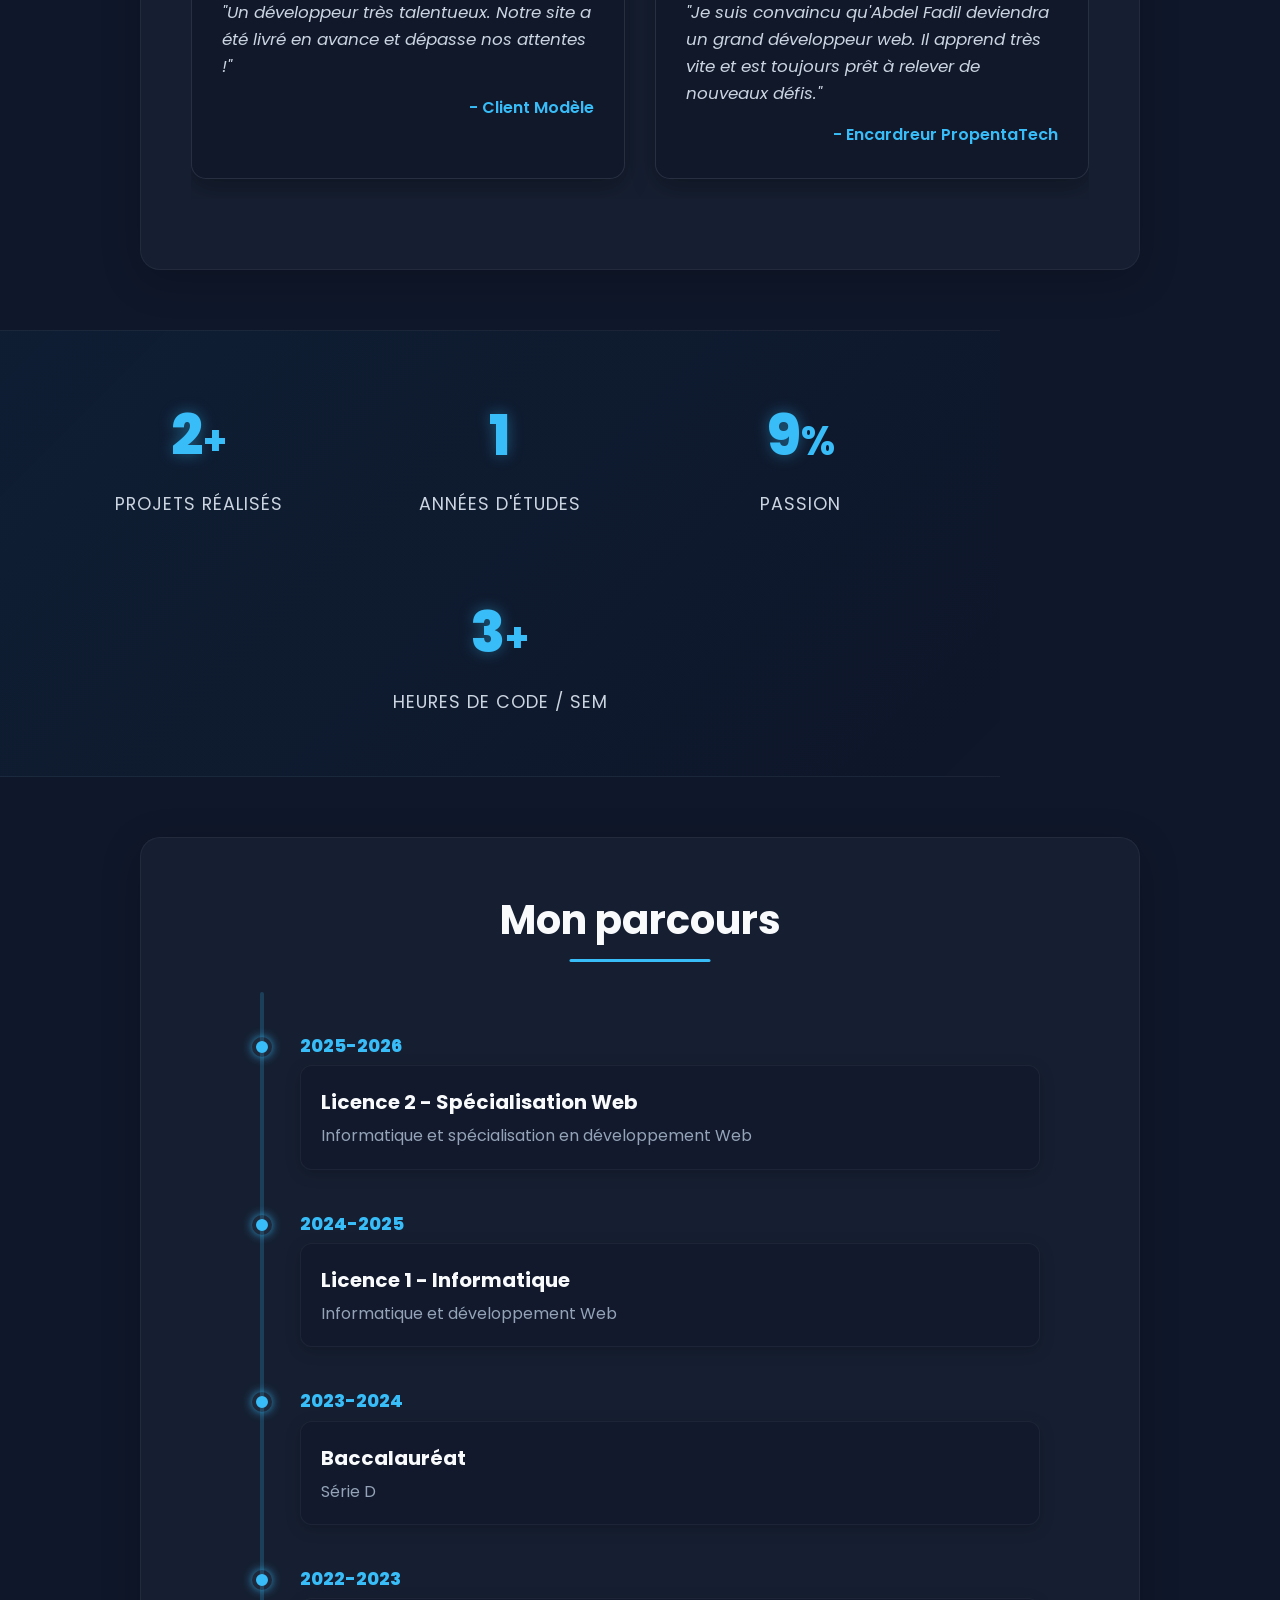
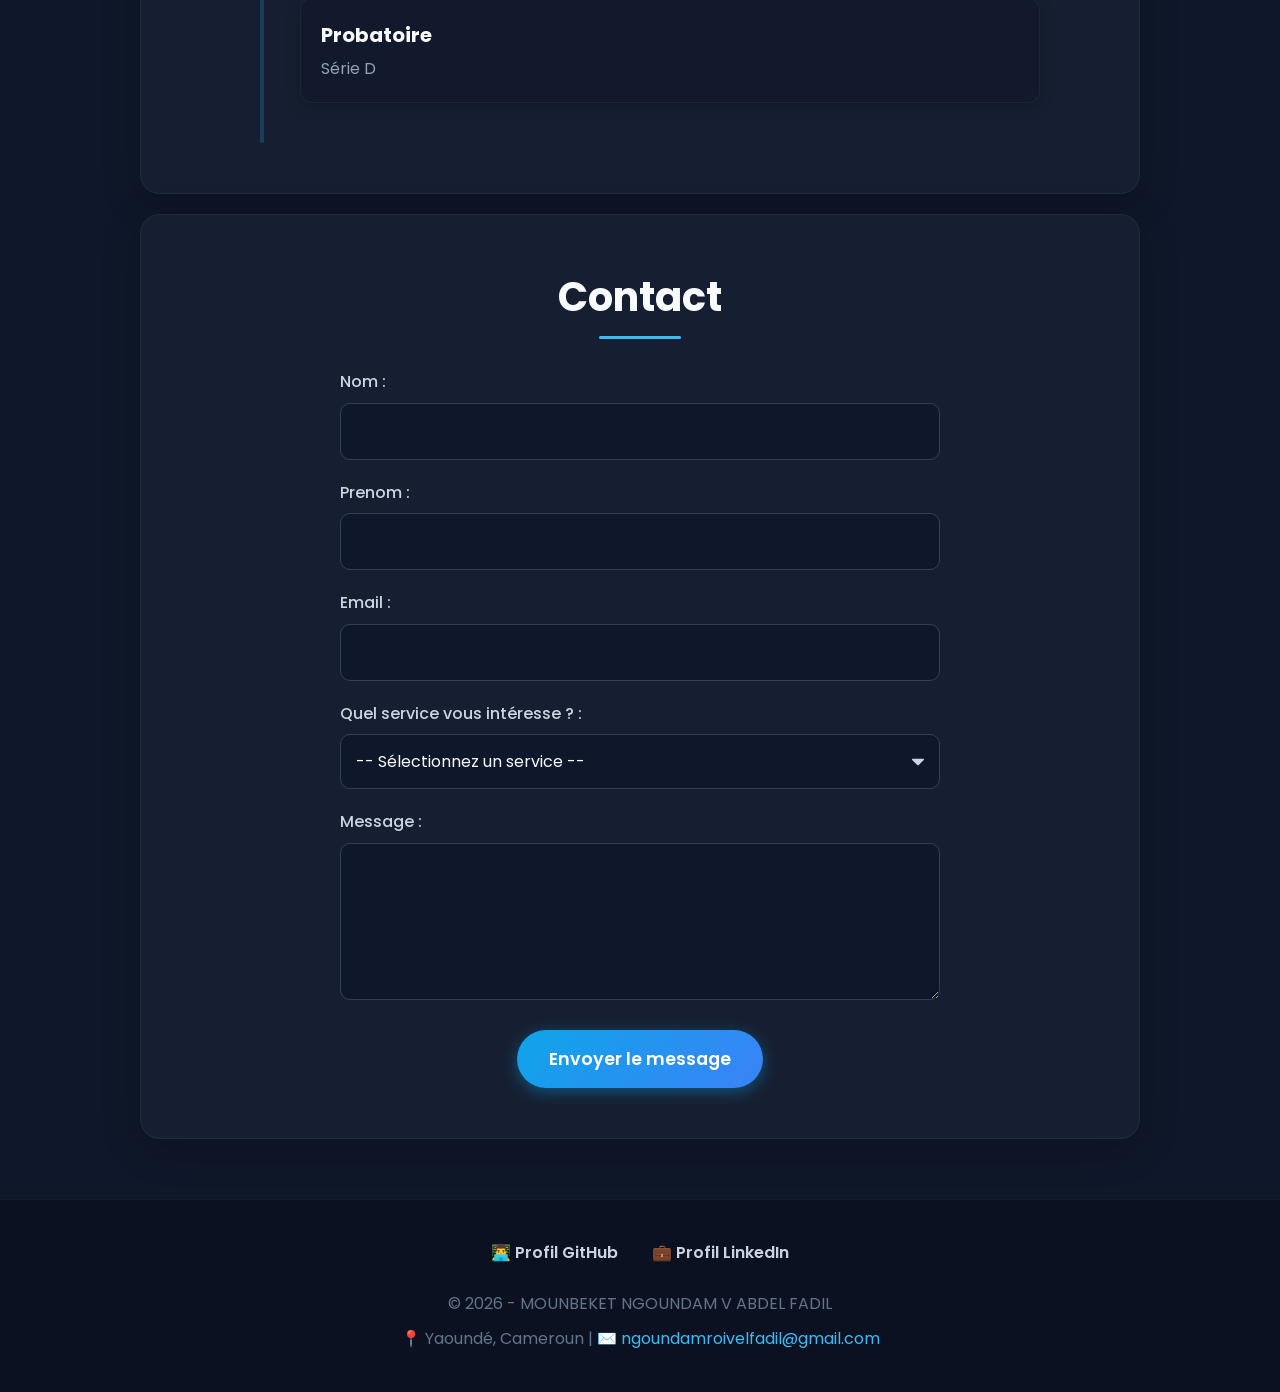
<file: portf.html>
<!DOCTYPE html>
<html lang="fr">
    <head>
        <meta charset="UTF-8">
        <meta name="viewport" content="width=device-width, initial-scale=1.0">
        <title>Portfolio</title>
        <!-- Importation d'une police moderne (ajout) -->
        <link rel="preconnect" href="https://fonts.googleapis.com">
        <link rel="preconnect" href="https://fonts.gstatic.com" crossorigin>
        <link href="https://fonts.googleapis.com/css2?family=Poppins:wght@300;400;600;800&display=swap" rel="stylesheet">
        <link rel="icon" type="image/svg+xml" href="logo.svg">
        
        <link rel="stylesheet" href="./css/style.css">
    </head>
    <body>
        <!-- Préchargeur de site (Preloader) -->
        <div id="preloader">
            <div class="loader-content">
                <span class="bracket">{</span>
                <span class="loader-text">MOUNBEKET</span>
                <span class="bracket">}</span>
            </div>
            <div class="loader-progress">
                <div class="loader-bar" id="loader-bar"></div>
            </div>
            <div class="loader-count" id="loader-count">0%</div>
        </div>

        <!-- Effets d'arrière-plan ambiants -->
        <div class="ambient-circle ambient-circle-1"></div>
        <div class="ambient-circle ambient-circle-2"></div>
        <div class="ambient-circle ambient-circle-3"></div>

        <!-- Scroll Progress Bar -->
        <div id="scroll-progress"></div>

        <!-- Interactive Canvas Background -->
        <canvas id="particles-canvas"></canvas>

        <!-- Menu latéral fixe (Nouveauté) -->
        <div class="fixed-socials">
            <a href="#github" class="social-icon" title="GitHub">👨‍💻</a>
            <a href="#linkedin" class="social-icon" title="LinkedIn">💼</a>
            <a href="#contact" class="social-icon" title="Contact">✉️</a>
        </div>

        <!-- Entete de la page -->
        <header id="header-main">
            <!-- Top Actions (Thème + Langue) -->
            <div class="top-actions">
                <button id="theme-toggle" class="theme-btn" title="Activer le mode clair">☀️</button>
                <div class="lang-switcher">
                    <button id="lang-fr" class="active">FR</button>
                    <div class="divider"></div>
                    <button id="lang-en">EN</button>
                </div>
            </div>

            <img src="logo.svg" alt="Logo MOUNBEKET NGOUNDAM V ABDEL FADIL" class="main-logo fade-in">
            <h1>MOUNBEKET NGOUNDAM V ABDEL FADIL</h1>
            <p data-i18n="header-subtitle">Étudiant à l'université de Yaoundé 1</p>
            <p class="typewriter"><span id="typed-text"></span><span class="cursor"></span></p>
            <a href="#contact" class="btn-hero fade-in btn-hero-contact" style="animation-delay: 0.3s;" data-i18n="btn-contact">Me contacter</a>
        </header>

        <!--Menu de navigation-->
        <nav id="navbar">
            <ul class="navigation">
                <li><a href="#accueil" data-i18n="nav-home">Accueil</a></li> 
                <li><a href="#apropos" data-i18n="nav-about">À Propos</a></li>
                <li><a href="#competences" data-i18n="nav-skills">Compétences</a></li>
                <li><a href="#projets" data-i18n="nav-projects">Projets</a></li>
                <li><a href="#parcours" data-i18n="nav-journey">Mon parcours</a></li>
                <li><a href="#contact" data-i18n="nav-contact">Contact</a></li>
            </ul>   
        </nav>

        <main>
            <!--Section À Propos-->
            <section id="apropos" class="card-section fade-in">
                <h2 id="apropos-titre" data-i18n="about-title">À Propos</h2>
                <div class="content-wrapper">
                    <div class="text-content">
                        <p data-i18n="about-text"> Je m'appelle MOUNBEKET NGOUNDAM V ABDEL FADIL, étudiant en développement web. 
                             Développeur web passionné, je conçois des sites modernes, 
                            élégants et performants. Maîtriser le code c'est avoir le 
                            pouvoir de transformer une simple idée en une réalité visible 
                            par le monde entier. Et crois-moi, ce sentiment est 
                            incomparable ! 💻  <br><br>
                            Je suis passionné par la création de sites web et j'apprends chaque jour 
                            de nouvelles technologies. Mon objectif est de devenir un développeur 
                            web fullstack compétent et créatif.
                        </p>
                        <br>
                        <a href="CV_NGOUNDAM_V_ABDEL_FADIL.pdf" download class="btn-primary" data-i18n="btn-cv">Télécharger mon CV</a>
                        
                        <!-- NOUVEAU: Terminal Mockup -->
                        <div class="terminal-mockup fade-in">
                            <div class="terminal-bar">
                                <div class="mac-btn close"></div>
                                <div class="mac-btn minimize"></div>
                                <div class="mac-btn expand"></div>
                                <div class="terminal-title">fadil@dev: ~/portfolio</div>
                            </div>
                            <div class="terminal-content">
                                <p class="term-line"><span class="term-prompt">❯</span> <span class="term-cmd">whoami</span></p>
                                <p class="term-output" data-i18n="term-out-1">Mounbeket Ngoundam V Abdel Fadil</p>
                                <p class="term-line"><span class="term-prompt">❯</span> <span class="term-cmd">cat skills.json</span></p>
                                <p class="term-output" data-i18n="term-out-2">{<br>&nbsp;&nbsp;"frontend": ["HTML5", "CSS3", "JavaScript", "React"],<br>&nbsp;&nbsp;"backend": ["Node.js", "SQL"],<br>&nbsp;&nbsp;"status": "Disponible pour de nouveaux défis"<br>}</p>
                                <p class="term-line"><span class="term-prompt">❯</span> <span class="term-cursor"></span></p>
                            </div>
                        </div>

                    </div>
                    <img src="Screenshot_20260329-002633.png" alt="MOUNBEKET NGOUNDAM V ABDEL FADIL" class="profile-img">
                </div>
            </section>

            <!--Section Compétences-->
            <section id="competences" class="card-section fade-in">
                <h2 data-i18n="skills-title">Mes Compétences</h2>
                <div class="skills-wrapper">
                    <!-- Hard Skills -->
                    <div class="skill-category fade-in">
                        <h3 data-i18n="skills-tech"><span class="emoji">💻</span> Techniques & Outils</h3>
                        <div class="skills-list">
                            <span class="skill-chip">HTML5 & CSS3</span>
                            <span class="skill-chip">JavaScript</span>
                            <span class="skill-chip">Git & GitHub</span>
                            <span class="skill-chip">Microsoft Access</span>
                            <span class="skill-chip">Microsoft Word</span>
                        </div>
                    </div>
                    
                    <!-- Design & Creation -->
                    <div class="skill-category fade-in">
                        <h3 data-i18n="skills-design"><span class="emoji">🎨</span> Design & Graphisme</h3>
                        <div class="skills-list">
                            <span class="skill-chip">Adobe Photoshop</span>
                            <span class="skill-chip" data-i18n="skill-deco">Décoration / Design</span>
                            <span class="skill-chip" data-i18n="skill-crea">Créativité Web</span>
                        </div>
                    </div>

                    <!-- Soft Skills -->
                    <div class="skill-category fade-in">
                        <h3 data-i18n="skills-soft"><span class="emoji">🤝</span> Savoir-être (Soft Skills)</h3>
                        <div class="skills-list">
                            <span class="skill-chip" data-i18n="skill-team">Travail en équipe</span>
                            <span class="skill-chip" data-i18n="skill-problem">Résolution de problèmes</span>
                            <span class="skill-chip" data-i18n="skill-org">Organisation</span>
                            <span class="skill-chip" data-i18n="skill-rigor">Rigueur professionnelle</span>
                        </div>
                    </div>
                </div>
            </section>

            <!--Section Projets-->
            <section id="projets" class="card-section fade-in">
                <h2 data-i18n="projects-title">Mes Projets</h2>
                <div class="projects-grid">
                    <!-- Projet 1 -->
                    <div class="project-card fade-in">
                        <div class="project-content">
                            <h3 data-i18n="proj1-title">Site Vitrine d'Entreprise</h3>
                            <p data-i18n="proj1-desc">Conception et réalisation d'un site web moderne et responsive pour une entreprise locale. Animations fluides et formulaires dynamiques.</p>
                            <div class="project-tags">
                                <span>HTML5</span>
                                <span>CSS3</span>
                                <span>JavaScript</span>
                            </div>
                        </div>
                    </div>
                    <!-- Projet 2 -->
                    <div class="project-card fade-in">
                        <div class="project-content">
                            <h3 data-i18n="proj2-title">Application Web Back-office</h3>
                            <p data-i18n="proj2-desc">Développement d'un tableau de bord de gestion pour la visualisation et l'analyse de données avec des fonctionnalités interactives.</p>
                            <div class="project-tags">
                                <span>React</span>
                                <span>Node.js</span>
                                <span>SQL</span>
                            </div>
                        </div>
                    </div>
                </div>
            </section>

            <!--Section Avis Clients-->
            <section id="avis" class="card-section fade-in">
                <h2 data-i18n="testimonials-title">Ce qu'ils disent de moi</h2>
                <div class="carousel-container">
                    <div class="carousel-track">
                        <div class="testimonial-card">
                            <span class="quote-icon">❝</span>
                            <p data-i18n="test-1-text">"Un développeur très talentueux. Notre site a été livré en avance et dépasse nos attentes !"</p>
                            <h4 data-i18n="test-1-author">- Client Modèle</h4>
                        </div>
                        <div class="testimonial-card">
                            <span class="quote-icon">❝</span>
                            <p data-i18n="test-2-text">"Je suis convaincu qu'Abdel Fadil deviendra un grand développeur web.
                       Il apprend très vite et est toujours prêt à relever de nouveaux défis."</p>
                            <h4 data-i18n="test-2-author">- Encardreur PropentaTech</h4>
                        </div>
                        <div class="testimonial-card">
                            <span class="quote-icon">❝</span>
                            <p data-i18n="test-3-text">"Excellent sens du design et une maîtrise technique impeccable. Je recommande fortement !"</p>
                            <h4 data-i18n="test-3-author">- Designer UI/UX</h4>
                        </div>
                    </div>
                </div>
            </section>

            <!-- Section Statistiques -->
            <section class="stats-section fade-in">
                <div class="stat-container">
                    <div class="stat-box">
                        <span class="stat-number" data-target="15">0</span><span class="stat-plus">+</span>
                        <p data-i18n="stat-projects">Projets Réalisés</p>
                    </div>
                    <div class="stat-box">
                        <span class="stat-number" data-target="2">0</span>
                        <p data-i18n="stat-years">Années d'Études</p>
                    </div>
                    <div class="stat-box">
                        <span class="stat-number" data-target="100">0</span><span class="stat-plus">%</span>
                        <p data-i18n="stat-passion">Passion</p>
                    </div>
                    <div class="stat-box">
                        <span class="stat-number" data-target="30">0</span><span class="stat-plus">+</span>
                        <p data-i18n="stat-hours">Heures de code / sem</p>
                    </div>
                </div>
            </section>

            <!--Section Parcours-->
            <section id="parcours" class="card-section fade-in">
                <h2 data-i18n="journey-title">Mon parcours</h2>
                <div class="timeline">
                    <div class="timeline-item fade-in">
                        <div class="timeline-dot"></div>
                        <div class="timeline-date">2025-2026</div>
                        <div class="timeline-content">
                            <h3 data-i18n="journey-l2">Licence 2 - Spécialisation Web</h3>
                            <p data-i18n="journey-l2-desc">Informatique et spécialisation en développement Web</p>
                        </div>
                    </div>
                    <div class="timeline-item fade-in">
                        <div class="timeline-dot"></div>
                        <div class="timeline-date">2024-2025</div>
                        <div class="timeline-content">
                            <h3 data-i18n="journey-l1">Licence 1 - Informatique</h3>
                            <p data-i18n="journey-l1-desc">Informatique et développement Web</p>
                        </div>
                    </div>
                    <div class="timeline-item fade-in">
                        <div class="timeline-dot"></div>
                        <div class="timeline-date">2023-2024</div>
                        <div class="timeline-content">
                            <h3 data-i18n="journey-bac">Baccalauréat</h3>
                            <p data-i18n="journey-bac-desc">Série D</p>
                        </div>
                    </div>
                    <div class="timeline-item fade-in">
                        <div class="timeline-dot"></div>
                        <div class="timeline-date">2022-2023</div>
                        <div class="timeline-content">
                            <h3 data-i18n="journey-prob">Probatoire</h3>
                            <p data-i18n="journey-prob-desc">Série D</p>
                        </div>
                    </div>
                </div>
            </section>

            <!--Section Contact-->
            <section id="contact" class="card-section fade-in">
                <h2 data-i18n="contact-title">Contact</h2>
                <form action="#" method="post" id="contact-form" class="styled-form">
                    <div class="form-group">
                        <label for="nom" data-i18n="lbl-nom">Nom :</label>
                        <input type="text" id="nom" name="nom" required>
                    </div>
                    <div class="form-group">
                        <label for="prenom" data-i18n="lbl-prenom">Prenom :</label>
                        <input type="text" id="prenom" name="prenom" required>
                    </div>
                    <div class="form-group">
                        <label for="email" data-i18n="lbl-email">Email :</label>
                        <input type="email" id="email" name="email" required>
                    </div>
                    <div class="form-group">
                        <label for="service" data-i18n="lbl-service">Quel service vous intéresse ? :</label>
                        <select id="service" name="service" required>
                            <option value="" data-i18n="opt-default">-- Sélectionnez un service --</option>
                            <option value="creation_site" data-i18n="opt-1">Création de site web</option>
                            <option value="refonte" data-i18n="opt-2">Refonte de site web</option>
                            <option value="maintenance" data-i18n="opt-3">Maintenance et hébergement</option>
                            <option value="autre" data-i18n="opt-4">Autre demande</option>
                        </select>
                    </div>
                    <div class="form-group">
                        <label for="message" data-i18n="lbl-msg">Message :</label>
                        <textarea id="message" name="message" rows="5" required></textarea>
                    </div>

                    <button type="submit" id="submit-btn" data-i18n="btn-send">Envoyer le message</button>
                </form>
            </section>
        </main>
    
        <!--Pied de la page ramené dans le body pour corriger le code-->
        <footer>
            <div class="social-links">
                <a href="#github" target="_blank" class="footer-link" data-i18n="ft-github">👨‍💻 Profil GitHub</a>
                <a href="#linkedin" target="_blank" class="footer-link" data-i18n="ft-linkedin">💼 Profil LinkedIn</a>
            </div>
            <p>&copy; 2026 - MOUNBEKET NGOUNDAM V ABDEL FADIL</p>
            <p class="footer-address">📍 Yaoundé, Cameroun | ✉️ <a href="mailto:ngoundamroivelfadil@gmail.com" class="footer-mail">ngoundamroivelfadil@gmail.com</a></p>
        </footer>

        <!-- Bouton de retour en haut (Circulaire Progressif) -->
        <div id="back-to-top-container" title="Retour en haut">
            <svg class="progress-circle svg-content" width="100%" height="100%" viewBox="-1 -1 102 102">
                <path d="M50,1 a49,49 0 0,1 0,98 a49,49 0 0,1 0,-98" />
            </svg>
            <span class="arrow">&#8679;</span>
        </div>

        <!-- Ajout du script javascript -->
        <script src="./js/script.js"></script>
    </body>
</html>
</file>
<file: css/style.css>
/* ================= Base & Resets ================= */
* {
  box-sizing: border-box;
  margin: 0;
  padding: 0;
  font-family: 'Poppins', sans-serif;
}

body {
  background: #0f172a; /* Modern dark background */
  color: #e2e8f0; /* Soft white/gray text */
  line-height: 1.6;
  overflow-x: hidden;
}

html {
  scroll-behavior: smooth;
}

/* ================= Header ================= */
header {
  background: linear-gradient(135deg, #1e293b 0%, #0f172a 100%);
  padding: 80px 20px;
  box-shadow: 0 4px 20px rgba(0,0,0,0.5);
  border-bottom: 1px solid rgba(255,255,255,0.05);
  position: relative;
  overflow: hidden;
}

/* Subtils effets d'arrière plan d'en-tête */
header::before {
  content: '';
  position: absolute;
  top: -50%;
  left: -50%;
  width: 200%;
  height: 200%;
  background: radial-gradient(circle, rgba(14,165,233,0.1) 0%, rgba(15,23,42,0) 60%);
  z-index: 0;
  pointer-events: none;
}

header h1, header p {
  position: relative;
  z-index: 1;
}

.main-logo {
  display: block;
  margin: 0 auto 20px auto;
  width: 120px;
  max-width: 100%;
  height: auto;
  position: relative;
  z-index: 1;
  filter: drop-shadow(0 4px 12px rgba(56, 189, 248, 0.5));
  transition: transform 0.4s ease;
}

.main-logo:hover {
  transform: scale(1.1) rotate(3deg);
}

header h1 {
  color: #f8fafc;
  text-align: center;
  font-size: 3.5rem;
  letter-spacing: -0.02em;
  text-shadow: 0 4px 10px rgba(0,0,0,0.3);
  margin-bottom: 10px;
  background: linear-gradient(to right, #38bdf8, #818cf8);
  -webkit-background-clip: text;
  background-clip: text;
  -webkit-text-fill-color: transparent;
}

header p {
  text-align: center;
  font-size: 1.25rem;
  font-weight: 300;
  color: #94a3b8;
}

/* ================= Navbar ================= */
nav {
  background-color: rgba(15, 23, 42, 0.85);
  backdrop-filter: blur(12px);
  -webkit-backdrop-filter: blur(12px);
  display: flex;
  align-items: center;
  justify-content: center;
  padding: 20px 0;
  position: sticky;
  top: 0;
  z-index: 1000;
  border-bottom: 1px solid rgba(255,255,255,0.05);
  box-shadow: 0 4px 30px rgba(0,0,0,0.3);
}

.navigation {
  display: flex;
  align-items: center;
  justify-content: center;
  flex-wrap: wrap;
  gap: 30px;
}

.navigation li {
  list-style: none;
  font-size: 1.1rem;
  font-weight: 600;
}

.navigation a {
  text-decoration: none;
  color: #cbd5e1;
  padding: 8px 16px;
  border-radius: 8px;
  transition: all 0.3s ease;
  position: relative;
}

.navigation a:hover {
  color: #38bdf8;
  background: rgba(56, 189, 248, 0.1);
}

/* ================= Sections (Glassmorphism Cards) ================= */
section {
  padding: 80px 5%;
  max-width: 1000px;
  margin: 0 auto;
}

section h2 {
  text-align: center;
  font-size: 2.5rem;
  margin-bottom: 40px;
  color: #f8fafc;
  position: relative;
  display: inline-block;
  left: 50%;
  transform: translateX(-50%);
}

section h2::after {
  content: '';
  position: absolute;
  width: 50%;
  height: 3px;
  background: #38bdf8;
  bottom: -10px;
  left: 25%;
  border-radius: 3px;
}

.card-section {
  background: rgba(30, 41, 59, 0.5);
  backdrop-filter: blur(12px);
  -webkit-backdrop-filter: blur(12px);
  border-radius: 20px;
  padding: 50px;
  margin-bottom: 20px;
  box-shadow: 0 10px 40px rgba(0, 0, 0, 0.2);
  border: 1px solid rgba(255, 255, 255, 0.05);
}

/* ================= A Propos ================= */
.content-wrapper {
  display: flex;
  align-items: center;
  gap: 50px;
}

.text-content {
  flex: 1;
}

.text-content p {
  font-size: 1.1rem;
  color: #cbd5e1;
  text-align: justify;
}

img {
  border-radius: 50%;
  width: 220px;
  height: 220px;
  object-fit: cover;
  box-shadow: 0 10px 30px rgba(0,0,0,0.5);
  border: 4px solid #1e293b;
  transition: transform 0.4s ease, box-shadow 0.4s ease;
}

img:hover {
  transform: scale(1.05) rotate(2deg);
  box-shadow: 0 15px 40px rgba(56, 189, 248, 0.3);
  border-color: #38bdf8;
}

/* ================= Typewriter ================= */
.typewriter {
  font-size: 1.5rem !important;
  color: #38bdf8 !important;
  font-weight: 600 !important;
  margin-top: 10px;
  min-height: 35px;
}
.cursor {
  display: inline-block;
  width: 3px;
  height: 1.1em;
  background-color: #38bdf8;
  vertical-align: middle;
  animation: blink 1s step-end infinite;
}
@keyframes blink {
  0%, 100% { opacity: 1; }
  50% { opacity: 0; }
}

/* ================= Compétences (Refonte) ================= */
.skills-wrapper {
  display: flex;
  flex-direction: column;
  gap: 30px;
}

.skill-category {
  background: rgba(15, 23, 42, 0.6);
  padding: 30px;
  border-radius: 15px;
  border-left: 5px solid #38bdf8;
  box-shadow: 0 4px 20px rgba(0, 0, 0, 0.2);
  transition: transform 0.3s ease;
}

.skill-category:hover {
  transform: translateX(10px);
  background: rgba(30, 41, 59, 0.8);
}

.skill-category h3 {
  color: #f8fafc;
  margin-bottom: 20px;
  font-size: 1.3rem;
  display: flex;
  align-items: center;
  gap: 10px;
}

.skill-category h3 .emoji {
  font-size: 1.8rem;
}

.skills-list {
  display: flex;
  flex-wrap: wrap;
  gap: 15px;
}

.skill-chip {
  background: #1e293b;
  color: #cbd5e1;
  padding: 10px 20px;
  border-radius: 30px;
  font-weight: 600;
  font-size: 0.95rem;
  box-shadow: 0 4px 10px rgba(0, 0, 0, 0.2);
  border: 1px solid rgba(255,255,255,0.05);
  transition: all 0.3s ease;
}

.skill-chip:hover {
  color: #ffffff;
  background: linear-gradient(135deg, #0ea5e9, #3b82f6);
  transform: translateY(-3px) scale(1.05);
  box-shadow: 0 8px 20px rgba(14, 165, 233, 0.4);
  border-color: transparent;
}

/* ================= Timeline (Parcours) ================= */
.timeline {
  position: relative;
  max-width: 800px;
  margin: 0 auto;
  padding: 20px 0;
}

.timeline::after {
  content: '';
  position: absolute;
  width: 4px;
  background: rgba(56, 189, 248, 0.2);
  top: 0;
  bottom: 0;
  left: 20px;
  border-radius: 2px;
}

.timeline-item {
  padding: 20px 0 20px 60px;
  position: relative;
}

.timeline-dot {
  position: absolute;
  width: 20px;
  height: 20px;
  background: #38bdf8;
  border: 4px solid #1e293b;
  border-radius: 50%;
  left: 12px;
  top: 25px;
  z-index: 1;
  box-shadow: 0 0 10px rgba(56, 189, 248, 0.8);
  transition: all 0.3s ease;
}

.timeline-item:hover .timeline-dot {
  background: #ffffff;
  transform: scale(1.3);
}

.timeline-date {
  font-weight: 800;
  color: #38bdf8;
  margin-bottom: 5px;
  font-size: 1.1rem;
}

.timeline-content {
  background: rgba(15, 23, 42, 0.6);
  padding: 20px;
  border-radius: 12px;
  border: 1px solid rgba(255, 255, 255, 0.05);
  box-shadow: 0 4px 15px rgba(0, 0, 0, 0.2);
  transition: transform 0.3s;
}

.timeline-content:hover {
  transform: translateX(5px);
  background: rgba(30, 41, 59, 1);
}

.timeline-content h3 {
  color: #f8fafc;
  margin-bottom: 5px;
  font-size: 1.25rem;
}

.timeline-content p {
  color: #94a3b8;
}

/* === Formulaire de Contact ===*/
.styled-form {
  display: flex;
  flex-direction: column;
  gap: 20px;
  max-width: 600px;
  margin: 0 auto;
}

.form-group {
  display: flex;
  flex-direction: column;
}

.styled-form label {
  font-weight: 500;
  margin-bottom: 8px;
  color: #cbd5e1;
}

.styled-form input, .styled-form textarea, .styled-form select {
  padding: 15px;
  background: #0f172a;
  border: 1px solid #334155;
  color: #f8fafc;
  border-radius: 10px;
  font-size: 1rem;
  outline: none;
  transition: all 0.3s;
  font-family: inherit;
}

.styled-form select {
  appearance: none;
  -webkit-appearance: none;
  background-image: url("data:image/svg+xml;charset=US-ASCII,%3Csvg%20xmlns%3D%22http%3A%2F%2Fwww.w3.org%2F2000%2Fsvg%22%20width%3D%22292.4%22%20height%3D%22292.4%22%3E%3Cpath%20fill%3D%22%23cbd5e1%22%20d%3D%22M287%2069.4a17.6%2017.6%200%200%200-13-5.4H18.4c-5%200-9.3%201.8-12.9%205.4A17.6%2017.6%200%200%200%200%2082.2c0%205%201.8%209.3%205.4%2012.9l128%20127.9c3.6%203.6%207.8%205.4%2012.8%205.4s9.2-1.8%2012.8-5.4L287%2095c3.5-3.5%205.4-7.8%205.4-12.8%200-5-1.9-9.2-5.5-12.8z%22%2F%3E%3C%2Fsvg%3E");
  background-repeat: no-repeat;
  background-position: right 15px center;
  background-size: 12px auto;
  padding-right: 40px;
}

.styled-form select option {
  background-color: #0f172a;
}

.styled-form input:focus, .styled-form textarea:focus, .styled-form select:focus {
  border-color: #38bdf8;
  box-shadow: 0 0 0 3px rgba(56, 189, 248, 0.2);
}

.btn-primary, button[type="submit"] {
  font-size: 1.1rem;
  margin-top: 10px;
  color: white;
  background: linear-gradient(135deg, #0ea5e9, #3b82f6);
  padding: 16px 32px;
  border: none;
  border-radius: 30px;
  cursor: pointer;
  font-weight: 600;
  box-shadow: 0 4px 15px rgba(14, 165, 233, 0.4);
  transition: all 0.3s;
  text-decoration: none;
  display: inline-block;
  text-align: center;
}

button[type="submit"] {
  align-self: center;
}

.btn-primary:hover, button[type="submit"]:hover {
  transform: translateY(-3px);
  box-shadow: 0 8px 25px rgba(14, 165, 233, 0.6);
  background: linear-gradient(135deg, #0284c7, #2563eb);
}

/* Styles pour le bouton de téléchargement professionnel */
.btn-download {
  display: inline-flex !important;
  align-items: center;
  justify-content: center;
  gap: 12px;
  position: relative;
  overflow: hidden;
}

.download-icon {
  transition: transform 0.3s cubic-bezier(0.175, 0.885, 0.32, 1.275);
}

.btn-download:hover .download-icon {
  transform: translateY(2px) scale(1.1);
}

.btn-download::after {
  content: '';
  position: absolute;
  top: 0;
  left: -100%;
  width: 100%;
  height: 100%;
  background: linear-gradient(90deg, transparent, rgba(255,255,255,0.2), transparent);
  transition: 0.5s;
}

.btn-download:hover::after {
  left: 100%;
}

/* == Footer == */
footer {
  text-align: center;
  padding: 40px 20px;
  background-color: #0b1120;
  color: #64748b;
  margin-top: 60px;
  border-top: 1px solid rgba(255,255,255,0.05);
}

/*  Animations */
.fade-in {
  opacity: 0;
  transform: translateY(30px);
  transition: opacity 0.8s cubic-bezier(0.4, 0, 0.2, 1), transform 0.8s cubic-bezier(0.4, 0, 0.2, 1);
}

.fade-in.visible {
  opacity: 1;
  transform: translateY(0);
}

/* ================= Bouton Hero ================= */
.btn-hero {
  display: inline-block;
  margin-top: 30px;
  background: linear-gradient(135deg, #0ea5e9, #3b82f6);
  color: #ffffff;
  padding: 15px 40px;
  border-radius: 30px;
  text-decoration: none;
  font-weight: bold;
  font-size: 1.2rem;
  box-shadow: 0 8px 20px rgba(14, 165, 233, 0.3);
  transition: transform 0.3s ease, box-shadow 0.3s ease;
}

.btn-hero:hover {
  transform: translateY(-5px);
  box-shadow: 0 12px 30px rgba(14, 165, 233, 0.5);
  background: linear-gradient(135deg, #0284c7, #2563eb);
}

/* ================= Projets ================= */
.projects-grid {
  display: grid;
  grid-template-columns: repeat(auto-fit, minmax(280px, 1fr));
  gap: 30px;
}

.project-card {
  background: rgba(15, 23, 42, 0.8);
  border-radius: 15px;
  overflow: hidden;
  box-shadow: 0 8px 25px rgba(0,0,0,0.3);
  transition: transform 0.4s ease, box-shadow 0.4s ease;
  border: 1px solid rgba(255,255,255,0.05);
}

.project-card:hover {
  transform: translateY(-8px);
  box-shadow: 0 15px 35px rgba(56, 189, 248, 0.15);
  border-color: rgba(56, 189, 248, 0.3);
}

.project-content {
  padding: 30px;
}

.project-content h3 {
  color: #f8fafc;
  margin-bottom: 15px;
  font-size: 1.4rem;
}

.project-content p {
  color: #cbd5e1;
  font-size: 1rem;
  margin-bottom: 25px;
  line-height: 1.6;
}

.project-tags {
  display: flex;
  flex-wrap: wrap;
  gap: 10px;
}

.project-tags span {
  background: rgba(56, 189, 248, 0.15);
  color: #38bdf8;
  padding: 6px 14px;
  border-radius: 20px;
  font-size: 0.85rem;
  font-weight: 600;
  border: 1px solid rgba(56, 189, 248, 0.3);
}

/* ================= Bouton "Retour en haut" (Circulaire) ================= */
#back-to-top-container {
  position: fixed;
  right: 30px;
  bottom: 85px; /* Above toast */
  height: 50px;
  width: 50px;
  cursor: pointer;
  display: block;
  border-radius: 50px;
  box-shadow: inset 0 0 0 2px rgba(255,255,255,0.1);
  z-index: 1000;
  opacity: 0;
  visibility: hidden;
  transform: translateY(15px);
  transition: all 0.3s linear;
}

body.light-mode #back-to-top-container {
  box-shadow: inset 0 0 0 2px rgba(0,0,0,0.1);
}

#back-to-top-container.active {
  opacity: 1;
  visibility: visible;
  transform: translateY(0);
}

#back-to-top-container .progress-circle path {
  fill: none;
  box-sizing: border-box;
  stroke: #38bdf8;
  stroke-width: 4;
  transition: stroke-dashoffset 10ms linear;
}

#back-to-top-container .arrow {
  position: absolute;
  top: 50%;
  left: 50%;
  transform: translate(-50%, -50%);
  font-size: 1.2rem;
  color: #fff;
  transition: all 0.3s;
}

body.light-mode #back-to-top-container .arrow {
  color: #0284c7;
}

#back-to-top-container:hover .arrow {
  transform: translate(-50%, -60%);
  color: #38bdf8;
}

/* ================= Footer ================= */
footer .social-links a:hover {
  color: #38bdf8 !important;
  text-shadow: 0 0 10px rgba(56, 189, 248, 0.5);
}

/* ================= Statistiques ================= */
.stats-section {
  padding: 40px 5%;
  background: linear-gradient(135deg, rgba(14, 165, 233, 0.05) 0%, rgba(15, 23, 42, 0) 100%);
  border-top: 1px solid rgba(255,255,255,0.05);
  border-bottom: 1px solid rgba(255,255,255,0.05);
  margin: 60px 0;
}

.stat-container {
  display: flex;
  justify-content: space-around;
  flex-wrap: wrap;
  max-width: 1000px;
  margin: 0 auto;
  gap: 30px;
  text-align: center;
}

.stat-box {
  flex: 1;
  min-width: 200px;
  padding: 20px;
}

.stat-number {
  font-size: 3.5rem;
  font-weight: 800;
  color: #38bdf8;
  display: inline-block;
  margin-bottom: 10px;
  text-shadow: 0 0 15px rgba(56, 189, 248, 0.4);
}

.stat-box p {
  color: #cbd5e1;
  font-size: 1.1rem;
  text-transform: uppercase;
  letter-spacing: 1px;
}

/* == Résolution Mobile == */
@media screen and (max-width: 768px) {
  html, body {
    overflow-x: hidden;
    width: 100%;
  }
  header {
    padding: 40px 15px;
  }
  
  header h1 {
    font-size: 1.8rem;
    word-break: break-word;
  }

  .typewriter {
    font-size: 1.1rem !important;
  }

  .btn-hero {
    padding: 12px 25px;
    font-size: 1rem;
    margin-top: 15px;
  }

  section {
    padding: 40px 15px;
  }

  .card-section {
    padding: 25px 15px;
  }

  .content-wrapper {
    flex-direction: column;
    text-align: center;
    gap: 25px;
  }
  
  .text-content p {
    text-align: center;
  }

  img {
    width: 160px;
    height: 160px;
  }
  
  .navigation {
    gap: 8px;
    padding: 10px 5px;
  }
  
  .navigation a {
    padding: 6px 10px;
  }
  
  .navigation li {
    font-size: 0.9rem;
  }

  section h2 {
    font-size: 1.8rem;
  }
  
  /* Ajustement de la grille projets */
  .projects-grid {
    grid-template-columns: 1fr;
  }

  /* Ajustement compétences */
  .skill-category {
    padding: 20px 15px;
  }
  .skill-chip {
    padding: 8px 15px;
    font-size: 0.85rem;
  }

  /* Ajustement Timeline */
  .timeline::after {
    left: 15px;
  }
  .timeline-dot {
    left: 7px;
    width: 16px;
    height: 16px;
  }
  .timeline-item {
    padding: 10px 0 10px 45px;
  }

  /* Statistiques */
  .stat-box {
    min-width: 130px;
    padding: 10px;
  }
  .stat-number {
    font-size: 2.2rem;
  }

  .styled-form {
    gap: 15px;
  }

  footer .social-links a {
    display: block !important;
    margin: 10px 0 !important;
  }
}

/* ================= Language Switcher ================= */
.lang-switcher {
  position: absolute;
  top: 30px;
  right: 30px;
  display: flex;
  align-items: center;
  background: rgba(15, 23, 42, 0.85);
  backdrop-filter: blur(12px);
  padding: 8px 15px;
  border-radius: 30px;
  border: 1px solid rgba(255,255,255,0.1);
  box-shadow: 0 4px 15px rgba(0,0,0,0.3);
  z-index: 100;
}

.lang-switcher button {
  background: none;
  border: none;
  color: #cbd5e1;
  font-weight: 600;
  font-size: 0.95rem;
  cursor: pointer;
  padding: 5px 8px;
  transition: all 0.3s;
  font-family: 'Poppins', sans-serif;
}

.lang-switcher button:hover {
  color: #38bdf8;
}

.lang-switcher button.active {
  color: #38bdf8;
  text-shadow: 0 0 10px rgba(56, 189, 248, 0.5);
}

.lang-switcher .divider {
  width: 2px;
  height: 15px;
  background: rgba(255,255,255,0.2);
  margin: 0 8px;
}

@media screen and (max-width: 768px) {
  .lang-switcher {
    top: 15px;
    right: 15px;
    padding: 5px 12px;
  }
}

/* ================= Effets d'Arrière-Plan ================= */
.ambient-circle {
  position: fixed;
  border-radius: 50%;
  filter: blur(100px);
  z-index: -1;
  pointer-events: none;
  animation: float 20s infinite ease-in-out;
  opacity: 0.25;
}

.ambient-circle-1 {
  width: 400px;
  height: 400px;
  background: #38bdf8;
  top: -100px;
  left: -100px;
}

.ambient-circle-2 {
  width: 500px;
  height: 500px;
  background: #818cf8;
  bottom: -150px;
  right: -100px;
  animation-delay: -5s;
}

.ambient-circle-3 {
  width: 300px;
  height: 300px;
  background: #c084fc;
  top: 50%;
  left: 50%;
  transform: translate(-50%, -50%);
  animation-delay: -10s;
}

@keyframes float {
  0%, 100% { transform: translate(0, 0); }
  25% { transform: translate(50px, 50px); }
  50% { transform: translate(-30px, 80px); }
  75% { transform: translate(-80px, -30px); }
}

/* ================= Barre de progression au scroll ================= */
#scroll-progress {
  position: fixed;
  top: 0;
  left: 0;
  width: 0%;
  height: 4px;
  background: linear-gradient(to right, #38bdf8, #818cf8);
  z-index: 10000;
  box-shadow: 0 0 10px rgba(56, 189, 248, 0.5);
}

/* ================= Ripple Effect pour Boutons ================= */
.btn-primary, .btn-hero, button[type="submit"] {
  position: relative;
  overflow: hidden;
}

.ripple {
  position: absolute;
  background: rgba(255, 255, 255, 0.4);
  transform: translate(-50%, -50%);
  border-radius: 50%;
  pointer-events: none;
  width: 0;
  height: 0;
  animation: animate_ripple 0.8s linear;
}

@keyframes animate_ripple {
  0% {
    width: 0px;
    height: 0px;
    opacity: 0.5;
  }
  100% {
    width: 500px;
    height: 500px;
    opacity: 0;
  }
}

/* ================= Effet Spotlight (Glow) sur les cartes ================= */
.project-card, .skill-category {
  position: relative;
  overflow: hidden;
}

.project-card::before, .skill-category::before {
  content: "";
  position: absolute;
  top: var(--mouse-y, 0px);
  left: var(--mouse-x, 0px);
  transform: translate(-50%, -50%);
  width: 350px;
  height: 350px;
  background: radial-gradient(circle, rgba(56, 189, 248, 0.15) 0%, transparent 70%);
  opacity: 0;
  transition: opacity 0.4s;
  pointer-events: none;
  z-index: 0;
}

.project-card:hover::before, .skill-category:hover::before {
  opacity: 1;
}

.project-content, .skill-category h3, .skills-list {
  position: relative;
  z-index: 1;
}

/* ================= Notification Toast Customisée ================= */
#toast-container {
  position: fixed;
  bottom: 20px;
  right: 20px;
  display: flex;
  flex-direction: column;
  gap: 10px;
  z-index: 9999;
}

.toast {
  background: rgba(15, 23, 42, 0.95);
  backdrop-filter: blur(10px);
  border-left: 5px solid #38bdf8;
  color: #f8fafc;
  padding: 18px 25px;
  border-radius: 8px;
  font-weight: 500;
  box-shadow: 0 10px 30px rgba(0,0,0,0.5);
  transform: translateX(120%);
  opacity: 0;
  animation: slideInToast 0.5s cubic-bezier(0.175, 0.885, 0.32, 1.275) forwards, slideOutToast 0.4s 4s forwards;
}

@keyframes slideInToast {
  to { transform: translateX(0); opacity: 1; }
}

@keyframes slideOutToast {
  to { transform: translateX(120%); opacity: 0; }
}

/* ================= Nouvelles Fonctionnalités ================= */
.top-actions {
  position: absolute;
  top: 30px;
  right: 30px;
  display: flex;
  gap: 15px;
  z-index: 100;
  align-items: center;
}

@media screen and (max-width: 768px) {
  .top-actions {
    top: 15px;
    right: 15px;
  }
}

.theme-btn {
  background: rgba(15, 23, 42, 0.85);
  backdrop-filter: blur(12px);
  border: 1px solid rgba(255,255,255,0.1);
  box-shadow: 0 4px 15px rgba(0,0,0,0.3);
  color: #fff;
  border-radius: 50%;
  width: 42px;
  height: 42px;
  display: flex;
  align-items: center;
  justify-content: center;
  font-size: 1.2rem;
  cursor: pointer;
  transition: all 0.3s;
}

.theme-btn:hover {
  transform: scale(1.1);
  box-shadow: 0 4px 20px rgba(56, 189, 248, 0.4);
}

.fixed-socials {
  position: fixed;
  left: 20px;
  top: 50%;
  transform: translateY(-50%);
  display: flex;
  flex-direction: column;
  gap: 15px;
  z-index: 100;
}

.fixed-socials .social-icon {
  background: rgba(15, 23, 42, 0.85);
  backdrop-filter: blur(12px);
  border: 1px solid rgba(255,255,255,0.1);
  box-shadow: 0 4px 15px rgba(0,0,0,0.3);
  width: 45px;
  height: 45px;
  border-radius: 50%;
  display: flex;
  align-items: center;
  justify-content: center;
  font-size: 1.3rem;
  text-decoration: none;
  transition: all 0.3s;
}

.fixed-socials .social-icon:hover {
  background: #38bdf8;
  transform: translateX(5px);
}

@media screen and (max-width: 768px) {
  .fixed-socials {
    display: none;
  }
}

/* Override lang-switcher since it is now flex child */
.lang-switcher {
  position: relative !important;
  top: auto !important;
  right: auto !important;
}

/* ================= Mode Clair (Light Mode) ================= */
body.light-mode {
  background: #f8fafc;
  color: #1e293b;
}

body.light-mode header {
  background: linear-gradient(135deg, #e0f2fe 0%, #f8fafc 100%);
  border-bottom: 1px solid rgba(0,0,0,0.05);
}

body.light-mode header h1 {
  background: linear-gradient(to right, #0284c7, #4f46e5);
  -webkit-background-clip: text;
  background-clip: text;
  -webkit-text-fill-color: transparent;
}

body.light-mode header p {
  color: #475569;
}

body.light-mode nav {
  background-color: rgba(255, 255, 255, 0.85);
  border-bottom: 1px solid rgba(0,0,0,0.05);
}

body.light-mode .navigation a {
  color: #475569;
}

body.light-mode .card-section {
  background: rgba(255, 255, 255, 0.7);
  box-shadow: 0 10px 40px rgba(0, 0, 0, 0.05);
  border: 1px solid rgba(0, 0, 0, 0.05);
}

body.light-mode section h2 {
  color: #1e293b;
}

body.light-mode .text-content p {
  color: #334155;
}

body.light-mode .skill-category {
  background: rgba(255, 255, 255, 0.9);
  box-shadow: 0 4px 20px rgba(0, 0, 0, 0.05);
}

body.light-mode .skill-category h3 {
  color: #1e293b;
}

body.light-mode .skill-chip {
  background: #f1f5f9;
  color: #334155;
  border: 1px solid rgba(0,0,0,0.05);
}

body.light-mode .project-card {
  background: rgba(255, 255, 255, 0.9);
  box-shadow: 0 8px 25px rgba(0,0,0,0.05);
  border: 1px solid rgba(0,0,0,0.05);
}

body.light-mode .project-content h3 {
  color: #1e293b;
}

body.light-mode .project-content p {
  color: #475569;
}

body.light-mode .timeline-content {
  background: rgba(255, 255, 255, 0.9);
  border: 1px solid rgba(0,0,0,0.05);
}

body.light-mode .timeline-content h3 {
  color: #1e293b;
}

body.light-mode .timeline-content p {
  color: #475569;
}

body.light-mode .styled-form input, 
body.light-mode .styled-form textarea, 
body.light-mode .styled-form select {
  background: #f8fafc;
  border: 1px solid #cbd5e1;
  color: #1e293b;
}

body.light-mode .styled-form label {
  color: #334155;
}

body.light-mode footer {
  background-color: #f1f5f9;
  color: #475569;
  border-top: 1px solid rgba(0,0,0,0.05);
}

body.light-mode footer a {
  color: #475569 !important;
}

body.light-mode .stat-box p {
  color: #475569;
}

body.light-mode .theme-btn,
body.light-mode .lang-switcher,
body.light-mode .fixed-socials .social-icon {
  background: rgba(255, 255, 255, 0.85);
  border: 1px solid rgba(0,0,0,0.1);
}

body.light-mode .lang-switcher button {
  color: #475569;
}

body.light-mode .lang-switcher button:hover,
body.light-mode .lang-switcher button.active {
  color: #0284c7;
}

body.light-mode .ambient-circle {
  opacity: 0.1;
}

body.light-mode .toast {
  background: rgba(255, 255, 255, 0.95);
  color: #1e293b;
}

/* ================= Custom Scrollbar ================= */
::-webkit-scrollbar {
  width: 12px;
  height: 12px;
}
::-webkit-scrollbar-track {
  background: #0f172a;
}
::-webkit-scrollbar-thumb {
  background: rgba(56, 189, 248, 0.5);
  border-radius: 6px;
  border: 3px solid #0f172a;
}
::-webkit-scrollbar-thumb:hover {
  background: rgba(56, 189, 248, 0.8);
}
body.light-mode::-webkit-scrollbar-track {
  background: #f8fafc;
}
body.light-mode::-webkit-scrollbar-thumb {
  background: rgba(14, 165, 233, 0.5);
  border: 3px solid #f8fafc;
}

/* ================= Carousel Avis Clients ================= */
.carousel-container {
  width: 100%;
  overflow: hidden;
  position: relative;
  padding: 20px 0;
}

.carousel-track {
  display: flex;
  gap: 30px;
  overflow-x: auto;
  scroll-snap-type: x mandatory;
  scroll-behavior: smooth;
  padding-bottom: 20px;
}

.carousel-track::-webkit-scrollbar {
  height: 8px;
}
.carousel-track::-webkit-scrollbar-track {
  background: rgba(255,255,255,0.05);
  border-radius: 4px;
}
.carousel-track::-webkit-scrollbar-thumb {
  background: #38bdf8;
  border-radius: 4px;
}

.testimonial-card {
  min-width: 320px;
  flex: 0 0 calc(50% - 15px);
  background: rgba(15, 23, 42, 0.8);
  border: 1px solid rgba(255,255,255,0.1);
  padding: 30px;
  border-radius: 15px;
  scroll-snap-align: center;
  box-shadow: 0 8px 25px rgba(0,0,0,0.3);
  position: relative;
  transition: transform 0.3s;
}

.testimonial-card:hover {
  transform: translateY(-5px);
}

.quote-icon {
  font-size: 3rem;
  color: rgba(56, 189, 248, 0.3);
  position: absolute;
  top: 10px;
  left: 20px;
  font-family: serif;
}

.testimonial-card p {
  color: #cbd5e1;
  font-style: italic;
  margin-top: 20px;
  margin-bottom: 15px;
  font-size: 1.05rem;
  position: relative;
  z-index: 1;
}

.testimonial-card h4 {
  color: #38bdf8;
  font-weight: 600;
  text-align: right;
}

@media screen and (max-width: 768px) {
  .testimonial-card {
    flex: 0 0 100%;
  }
}

body.light-mode .testimonial-card {
  background: rgba(255, 255, 255, 0.9);
  border: 1px solid rgba(0,0,0,0.05);
}
body.light-mode .testimonial-card p {
  color: #475569;
}
body.light-mode .testimonial-card h4 {
  color: #0284c7;
}
body.light-mode .carousel-track::-webkit-scrollbar-track {
  background: rgba(0,0,0,0.05);
}


/* ================= Refactored Inline Styles ================= */

#particles-canvas {
  position: fixed;
  top: 0;
  left: 0;
  width: 100%;
  height: 100%;
  z-index: -2;
  pointer-events: none;
  opacity: 0.8;
}

.stat-plus {
  color: #38bdf8;
  font-size: 2.5rem;
  font-weight: bold;
}
body.light-mode .stat-plus {
  color: #0284c7;
}

.social-links {
  margin-bottom: 25px;
}

.footer-link {
  color: #cbd5e1;
  text-decoration: none;
  margin: 0 15px;
  font-weight: 600;
  transition: color 0.3s;
  display: inline-block;
}
.footer-link:hover {
  color: #38bdf8;
}
body.light-mode .footer-link {
  color: #475569;
}
body.light-mode .footer-link:hover {
  color: #0284c7;
}

.footer-address {
  margin-top: 10px;
}

.footer-mail {
  color: #38bdf8;
  text-decoration: none;
}
.footer-mail:hover {
  text-decoration: underline;
}
body.light-mode .footer-mail {
  color: #0284c7;
}

.btn-hero-contact {
  color: white !important;
}

/* ================= Preloader / Splash Screen ================= */
#preloader {
  position: fixed;
  top: 0;
  left: 0;
  width: 100%;
  height: 100%;
  background: #0f172a;
  z-index: 999999;
  display: flex;
  flex-direction: column;
  align-items: center;
  justify-content: center;
  transition: opacity 0.6s ease, visibility 0.6s ease;
}

body.light-mode #preloader {
  background: #f8fafc;
}

.loader-content {
  font-size: 2.5rem;
  font-weight: bold;
  font-family: 'Courier New', Courier, monospace;
  color: #e2e8f0;
  display: flex;
  align-items: center;
  gap: 10px;
  margin-bottom: 20px;
}

body.light-mode .loader-content {
  color: #1e293b;
}

.loader-content .bracket {
  color: #38bdf8;
  font-size: 3.5rem;
  font-weight: 300;
}

body.light-mode .loader-content .bracket {
  color: #0284c7;
}

.loader-text {
  letter-spacing: 5px;
}

.loader-progress {
  width: 250px;
  height: 4px;
  background: rgba(255, 255, 255, 0.1);
  border-radius: 4px;
  overflow: hidden;
  position: relative;
  box-shadow: inset 0 1px 3px rgba(0,0,0,0.2);
}

body.light-mode .loader-progress {
  background: rgba(0, 0, 0, 0.1);
}

.loader-bar {
  position: absolute;
  top: 0;
  left: 0;
  height: 100%;
  width: 0%;
  background: linear-gradient(90deg, #38bdf8, #818cf8);
  border-radius: 4px;
  transition: width 0.1s ease;
  box-shadow: 0 0 10px rgba(56, 189, 248, 0.5);
}

.loader-count {
  margin-top: 15px;
  color: #94a3b8;
  font-family: 'Courier New', Courier, monospace;
  font-size: 0.95rem;
  font-weight: 600;
}

body.light-mode .loader-count {
  color: #64748b;
}

body.loading {
  overflow: hidden;
}
</file>
